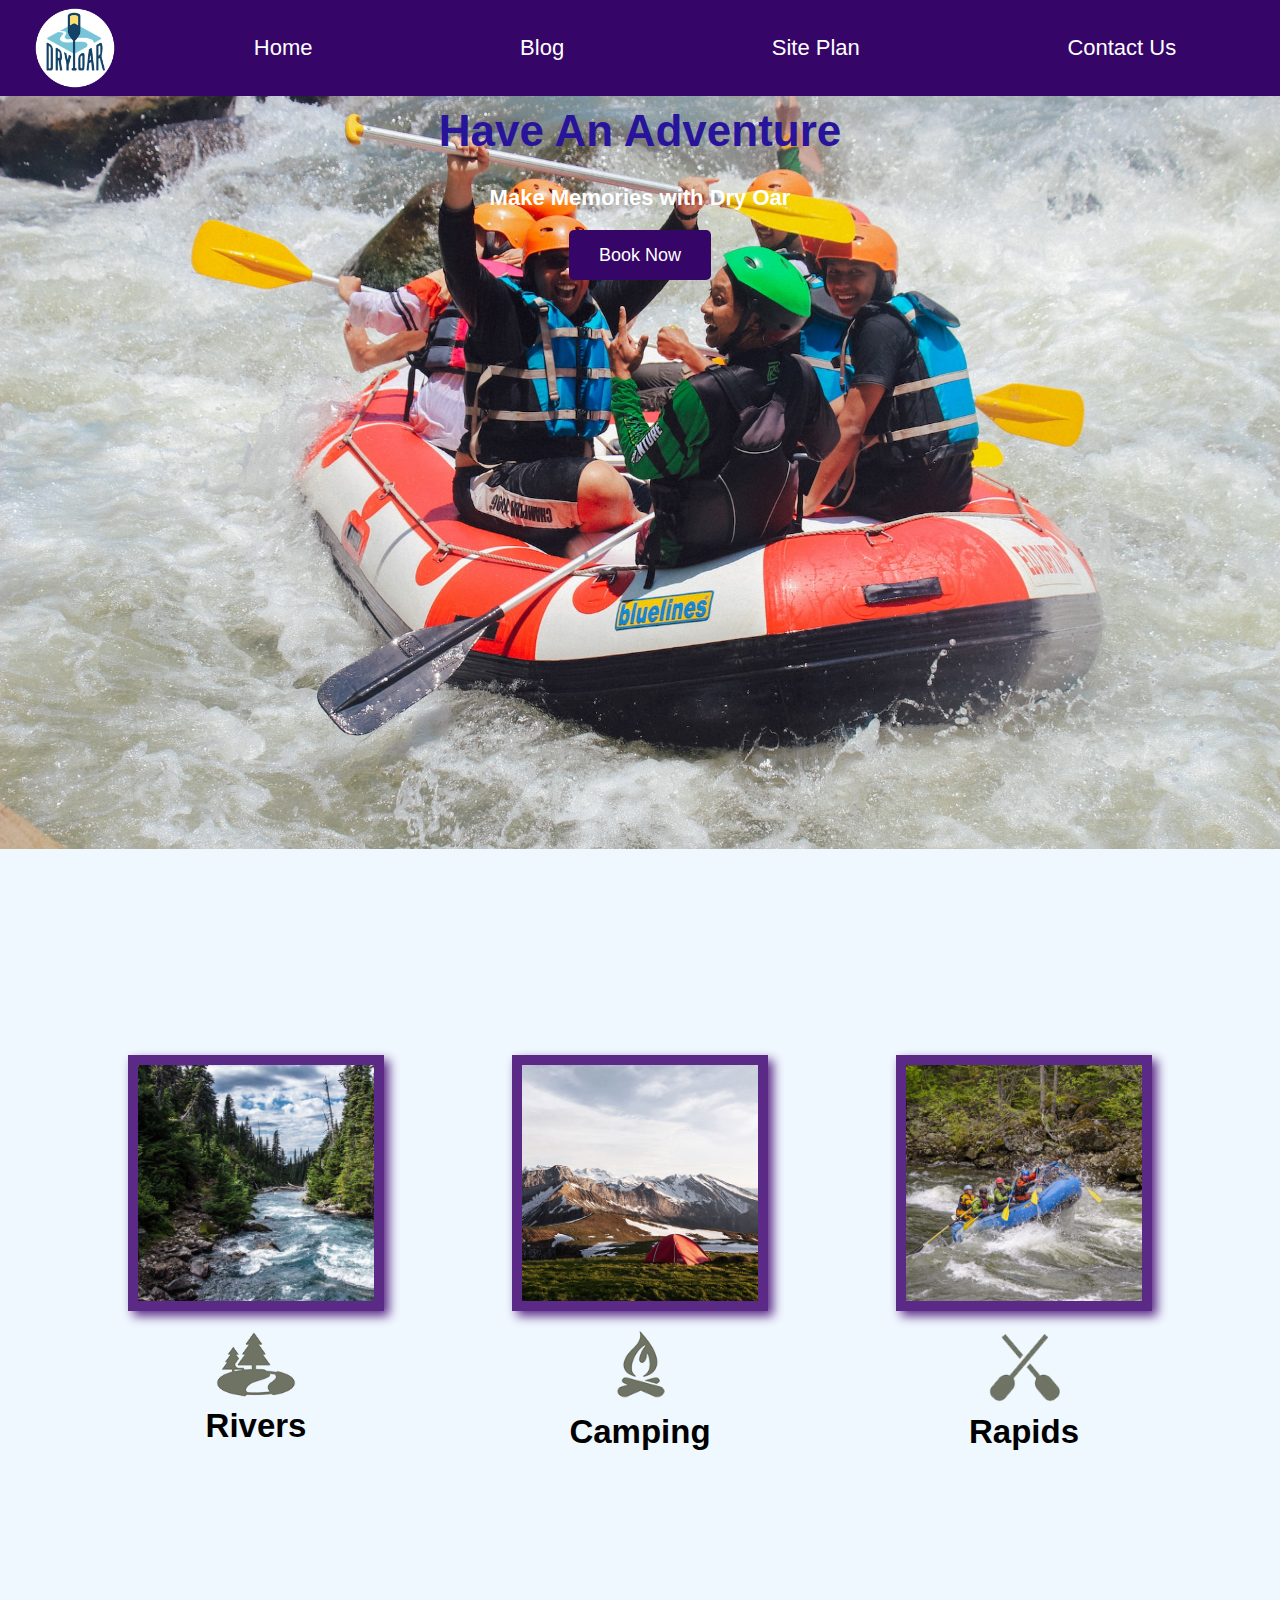
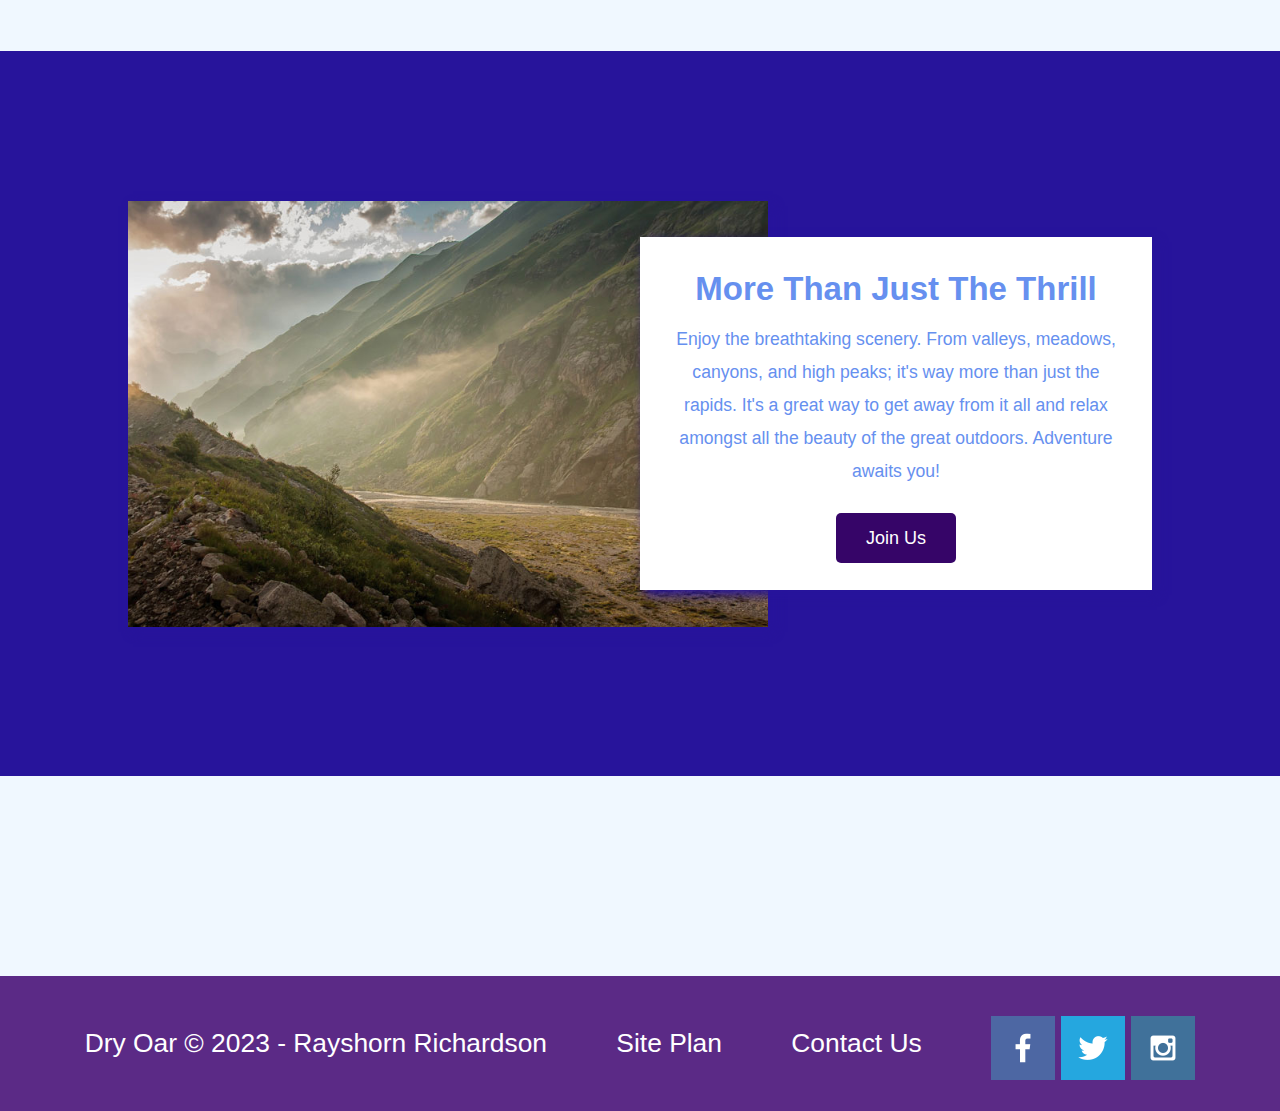
<file: wwr/index.html>
<!DOCTYPE html>
<html lang="en">
<head>
    <meta charset="UTF-8">
    <meta http-equiv="X-UA-Compatible" content="IE=edge">
    <meta name="viewport" content="width=device-width, initial-scale=1.0">
    <link rel="stylesheet" href="styles/style.css">
    <title>Whitewater Rafting Vacations | Dry Oar Boating | Home</title>
</head>
<body>
    <div id="content">
        <header>
            <a id="logo_link" href="index.html">
                <img class="logo" src="images/dryoarlogo.png" alt="Dry Oar Logo">
            </a>
            <nav>
                <a href="index.html">Home</a>
                <a href="blog.html">Blog</a>
                <a href="site-plan-rafting.html">Site Plan</a>
                <a href="contactus.html">Contact Us</a>
            </nav>
        </header>
        <div id="hero">
            <div id="hero-box">
                <img id="hero-img" src="images/hero1.jpg" alt="People enjoying white water rafting">
            </div>
            <section id="hero-msg">
                <h1 class="home-title">Have An Adventure</h1>
                <h4>Make Memories with Dry Oar </h4>
                <div class='button-box'>
                    <a class='book' href="contactus.html">Book Now</a>
                </div>
            </section>
        </div>
        <main class="home-grid">
            <section class="rivers-card">
                <img class="card-img" src="images/rivers.jpg" alt="river in forest">
                <img class="icon" src="images/river_icon.png" alt="river icon">
                <h2>Rivers</h2>
            </section>
            <section class="camping-card">
                <img class="card-img" src="images/camping.jpg" alt="tent in mountains">
                <img class="icon" src="images/fire_icon.png" alt="fire icon">
                <h2>Camping</h2>
            </section>
            <section class="rapids-card">
                <img class="card-img" src="images/rapids.jpg" alt="rafting boat">
                <img class="icon" src="images/oars.png" alt="oars icon">
                <h2>Rapids</h2>
            </section>
            <div id="background"></div>
            <img class="mountains" src="images/mountains.jpg" alt="Misty mountains">
            <section class="msg">
                <h2>More Than Just The Thrill</h2>
                <p>Enjoy the breathtaking scenery. From valleys, meadows, canyons, and high peaks; it's way more than just the rapids. 
                    It's a great way to get away from it all and relax amongst all the beauty of the great outdoors. Adventure awaits you! </p>
                <a class='join' href="rivers.html">Join Us</a>
            </section>    
        </main>
        <footer>
            <p>Dry Oar &copy; 2023 - Rayshorn Richardson</p>
            <p><a href="site-plan-rafting.html">Site Plan</a></p>
            <p><a href="contactus.html">Contact Us</a></p>
            <div class="social">
                <a href="https://facebook.com" target="_blank">
                    <img src="images/facebook.png" alt="fb icon">
                </a>
                <a href="https://twitter.com" target="_blank">
                    <img src="images/twitter.png" alt="twitter icon">
                </a>
                <a href="https://instagram.com" target="_blank">
                    <img src="images/instagram.png" alt="instagram icon">
                </a>
            </div>
        </footer>
    </div>
</body>
</html>
</file>
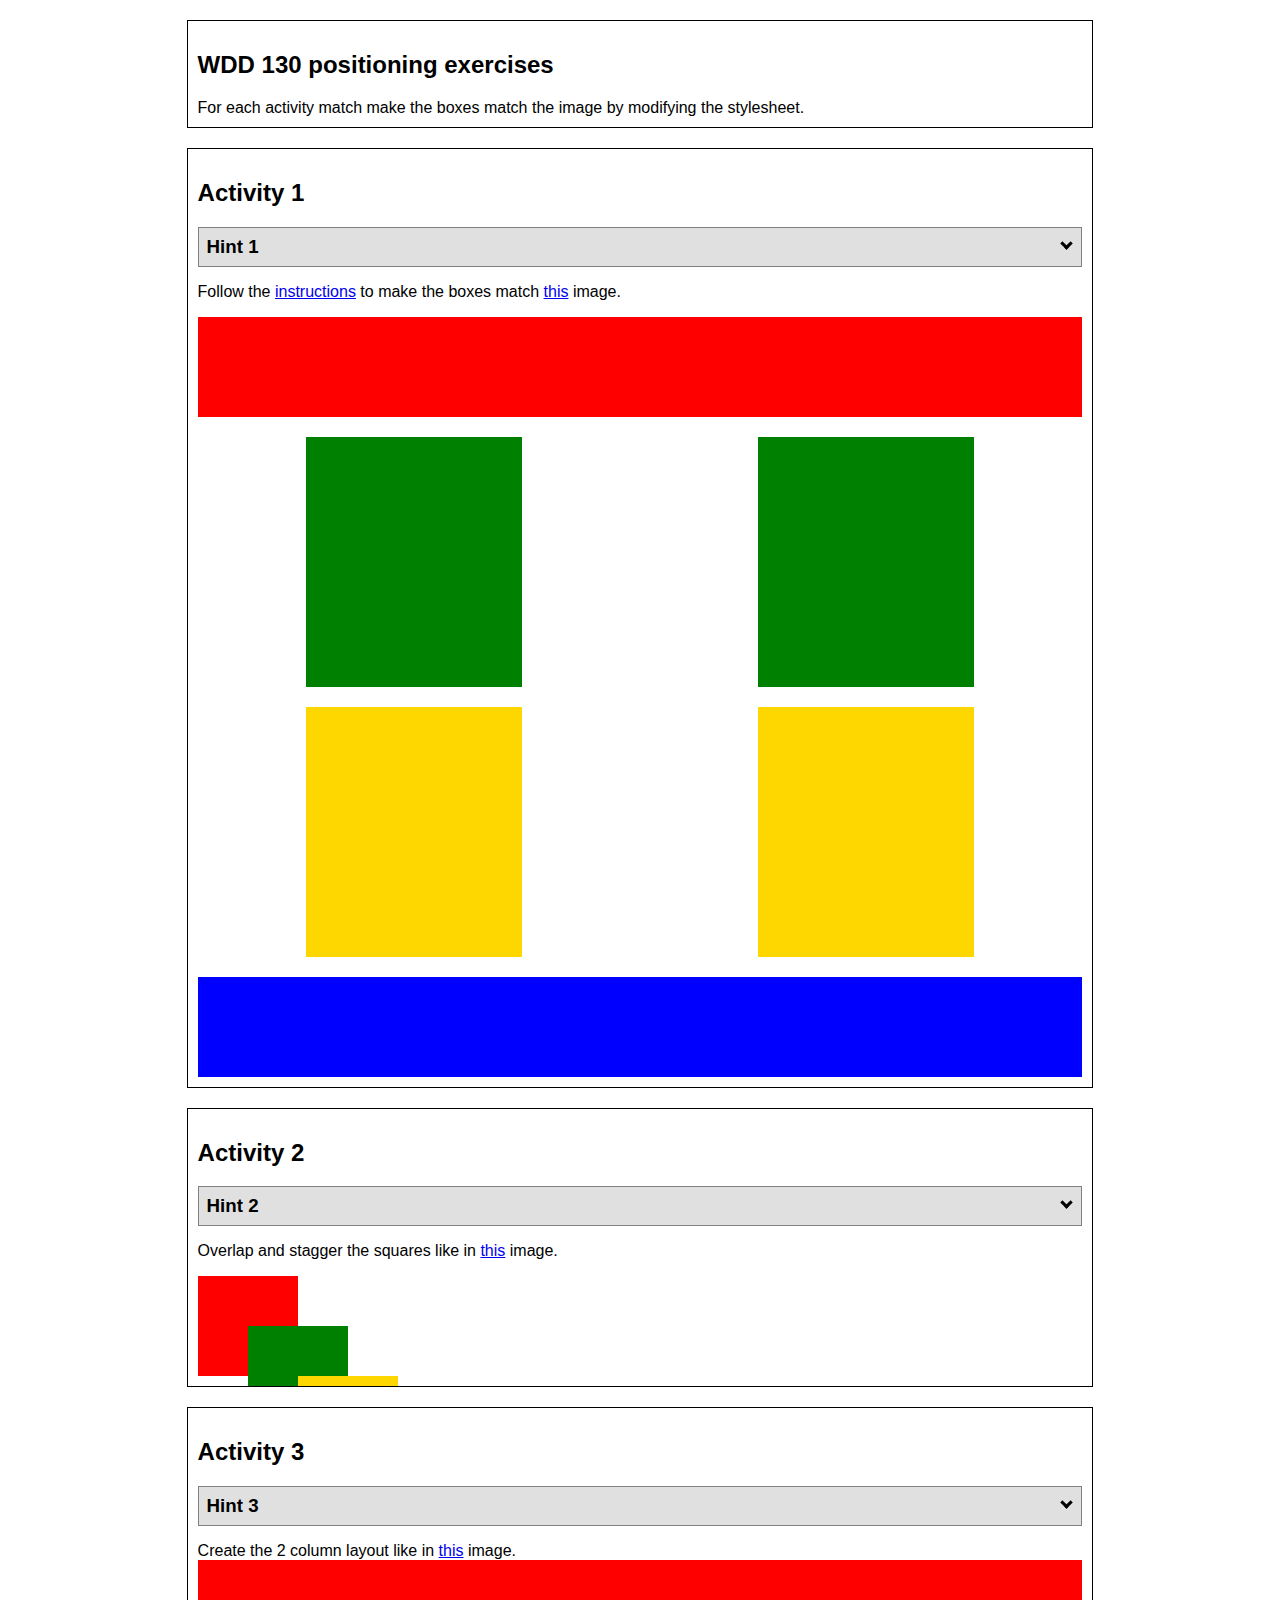
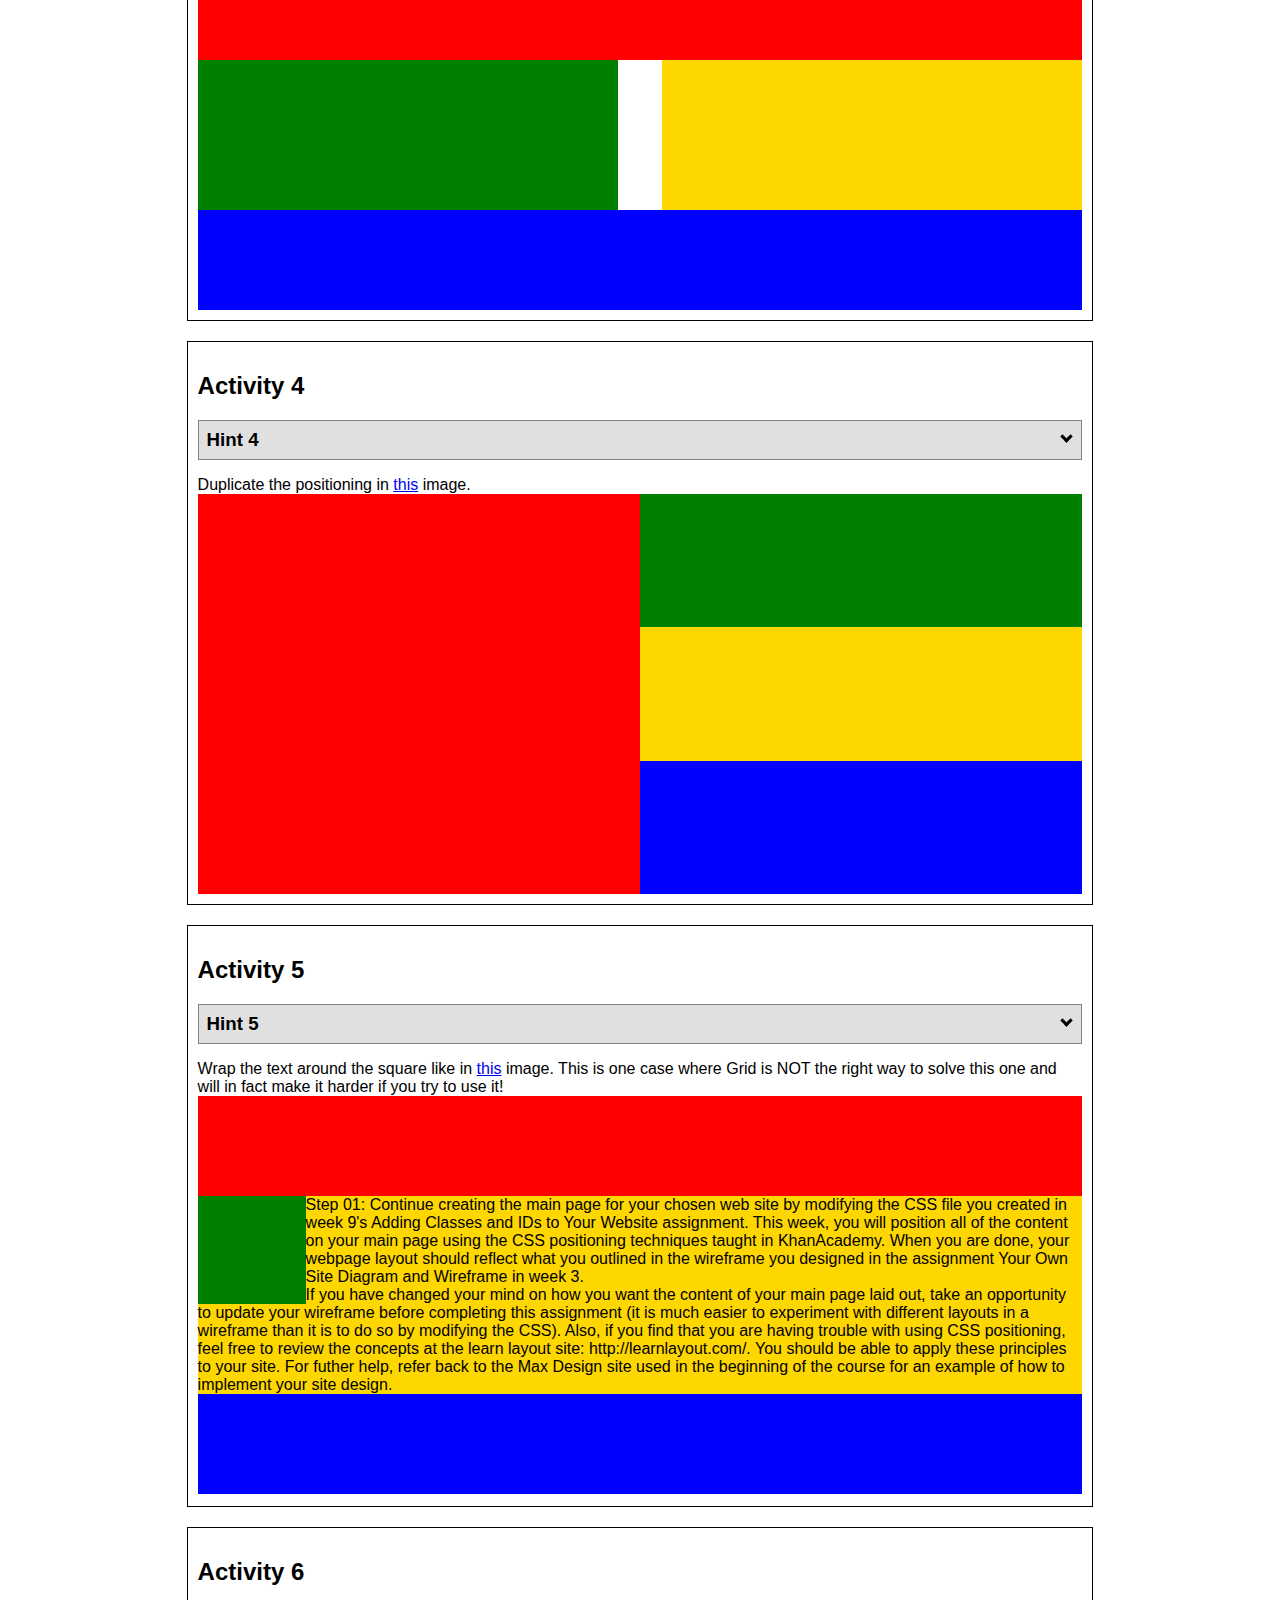
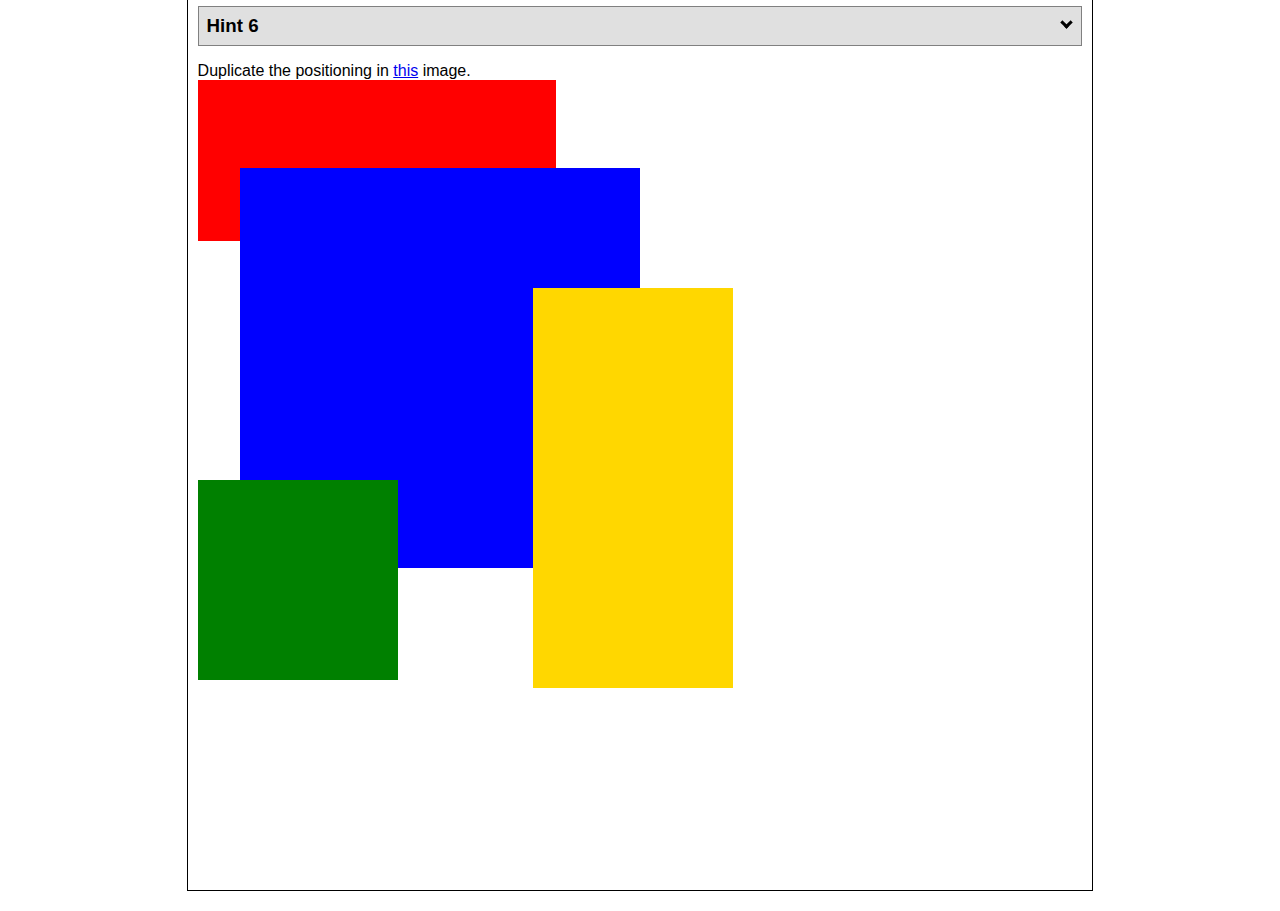
<file: positioning.html>
<!DOCTYPE html>
<html lang="en">
  <head>
    <!-- HTML - Name: positioning.html -->
    <title>Positioning Activity</title>
    <link rel="stylesheet" type="text/css" href="positionstyles.css" />
  </head>
  <body>
    <div class="activity">
      <h2>WDD 130 positioning exercises</h2>
      For each activity match make the boxes match the image by modifying the stylesheet.</div>
    <div class="activity">
      <h2>Activity 1</h2>
      <section class="hint"><input type="checkbox" ><i></i> <h3>Hint 1</h3><div><p>Check out the <a href="https://byui-wdd.github.io/wdd130/activities/w06-css-positioning.html" target="_blank">activity instructions</a> in Ilearn!</p></div></section>
      <p>Follow the <a href="https://byui-wdd.github.io/wdd130/activities/w06-css-positioning.html" target="_blank">instructions</a> to make the boxes match  <a href="https://byui-wdd.github.io/wdd130/images/example1.png" target="_blank">this</a> image.</p>
      <div class="content1" >
        <div class="red1" ></div>
        <div class="green1" ></div>
        <div class="green1" ></div>
        <div class="yellow1"></div>
        <div class="yellow1"></div>
        <div class="blue1"></div>
      </div>
    </div>
    <div class="activity">
      <h2>Activity 2</h2>
      <section class="hint"><input type="checkbox" > <h3>Hint 2</h3><i></i><div>
      <ul>
      <li>grid-template-columns: 50px 50px 50px 50px 50px </li></ul></div></section>
      <p>Overlap and stagger the squares like in <a href="https://byui-wdd.github.io/wdd130/images/example2.png" target="_blank">this</a> image.</p>
      <div class="content2" >
        <div class="red2" ></div>
        <div class="green2" ></div>
        <div class="yellow2"></div>
        <div class="blue2"></div>
      </div>
    </div>
    <div class="activity">
      <h2>Activity 3</h2>
      <section class="hint"><input type="checkbox" > <h3>Hint 3</h3><i></i><div><p>This one is going to be best solved with CSS Grid. Remember to make the boxes the right width first...then start moving them around. </p><h4>Properties used:</h4><ul><li>display:grid;</li><li>grid-template-columns:</li><li>grid-column-gap:</li>
        <li>grid-column:</li>  </ul></div></section>
      Create the 2 column layout like in <a href="https://byui-wdd.github.io/wdd130/images/example3.png" target="_blank">this</a>  image.
      <div class="content3" >
        <div class="red3" ></div>
        <div class="green3" ></div>
        <div class="yellow3"></div>
        <div class="blue3"></div>
      </div>
    </div>
    <div class="activity">
      <h2>Activity 4</h2>
      <section class="hint"><input type="checkbox" > <h3>Hint 4</h3><i></i><div><p>For the others we have been primarily concerned with width. For this one you will need to adjust height as well. </p><h4>Properties used:</h4><ul><li>display:grid;</li><li>grid-template-columns:</li><li>grid-row:</li></ul></div></section>
      Duplicate the positioning in <a href="https://byui-wdd.github.io/wdd130/images/example4.png" target="_blank">this</a> image. 
      <div class="content4" >
        <div class="red4" ></div>
        <div class="green4" ></div>
        <div class="yellow4"></div>
        <div class="blue4"></div>
      </div>
    </div>

    <div class="activity">
      <h2>Activity 5</h2>
      <section class="hint"><input type="checkbox" > <h3>Hint 5</h3><i></i><div><p>Grid is <strong>not</strong> the right way to do this.  In fact there is only one way to really do that...and that is with float. Remember that we float the thing we want the text to wrap around.  Also remember to start by making all the shapes the right size and shape.</p><h4>Properties used:</h4><ul><li>float: left;</li></ul></div></section>
      Wrap the text around the square like in <a href="https://byui-wdd.github.io/wdd130/images/example5.png" target="_blank">this</a> image. This is one case where Grid is NOT the right way to solve this one and will in fact make it harder if you try to use it!
      <div class="content5" >
        <div class="red5" ></div>
        <div class="green5" ></div>
        <div class="yellow5">Step 01: Continue creating the main page for your chosen web site by modifying the CSS file you created in week 9's Adding Classes and IDs to Your Website assignment. This week, you will position all of the content on your main page using the CSS positioning techniques taught in KhanAcademy. When you are done, your webpage layout should reflect what you outlined in the wireframe you designed in the assignment Your Own Site Diagram and Wireframe in week 3. <br />
          If you have changed your mind on how you want the content of your main page laid out, take an opportunity to update your wireframe before completing this assignment (it is much easier to experiment with different layouts in a wireframe than it is to do so by modifying the CSS). Also, if you find that you are having trouble with using CSS positioning, feel free to review the concepts at the learn layout site: http://learnlayout.com/. You should be able to apply these principles to your site. For futher help, refer back to the Max Design site used in the beginning of the course for an example of how to implement your site design.</div>
        <div class="blue5"></div>
      </div>
    </div>
    <div class="activity">
      <h2>Activity 6</h2>
      <section class="hint"><input type="checkbox" > <h3>Hint 6</h3><i></i><div><p>This one is all about visualizing the grid behind the layout. If you are having a hard time doing that first: all the sizes are even multiples of 100, and second here is another example with the lines drawn: <a href="https://byui-wdd.github.io/wdd130/images/example6-hint.png" target="_blank">example 6 with lines</a>. For this one you will find it easiest if you use px for the column width. You can also use <kbd>z-index</kbd> to control the element layering.    </p><h4>Properties used:</h4><ul><li>display:grid;</li><li>grid-template-columns:</li><li>grid-column:</li><li>grid-row:</li><li><a href="https://www.w3schools.com/cssref/pr_pos_z-index.asp" target="_blank">z-index:</a></li></ul></div></section>
      Duplicate the positioning in <a href="https://byui-wdd.github.io/wdd130/images/example6.png" target="_blank">this</a> image.
      <div class="content6" >
        <div class="red6" ></div>
        <div class="green6" ></div>
        <div class="yellow6"></div>
        <div class="blue6"></div>
      </div>
    </div>
  </body>
</html>
</file>
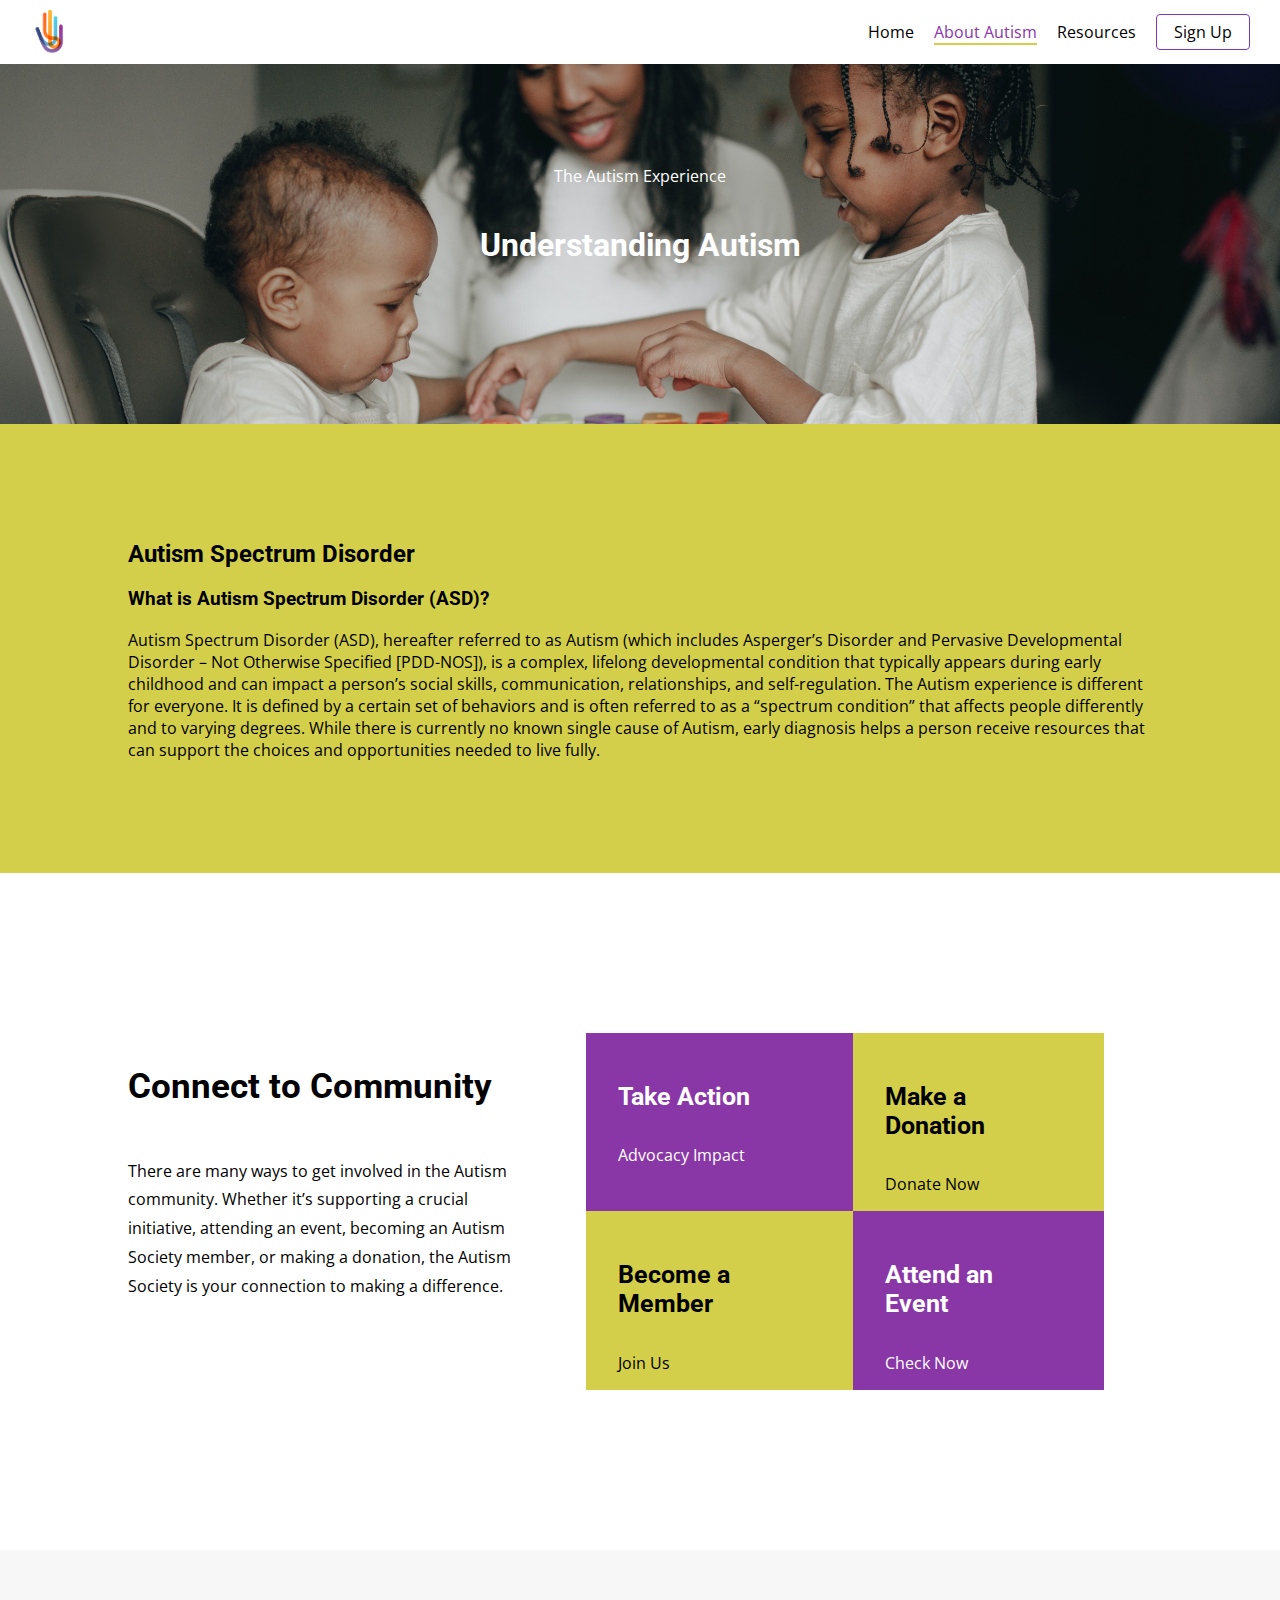
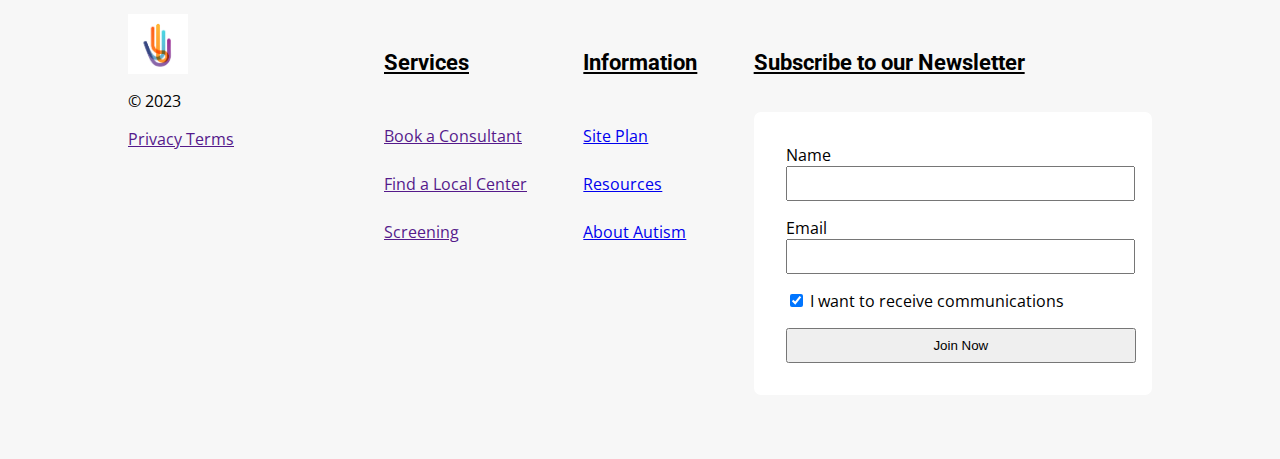
<file: personalsite/aboutautism.html>
<!DOCTYPE html>
<html lang="en">
<head>
    <meta charset="UTF-8">
    <meta http-equiv="X-UA-Compatible" content="IE=edge">
    <meta name="viewport" content="width=device-width, initial-scale=1.0">
    <link rel="stylesheet" href="autismsite.css">
    <title>Autism Website</title>
</head>
<body>
    <header>
        <nav>
            <div>
                <a href="/personalsite/home.html"><img class="logo" src="./autism-logo.png" alt="Autism Site Logo"></a>
            </div>
            <div class="navigation">
                <ul>
                    <li><a href="/personalsite/home.html">Home</a></li>
                    <li><a href="/personalsite/aboutautism.html" class="active">About Autism</a></li>
                    <li><a href="/personalsite/resources.html">Resources</a></li>
                    <li><a href="" class="signup">Sign Up</a></li>
                </ul>
            </div>
        </nav>
    </header>
    <section id="jumbotronAbout">
        <div>
            <p>The Autism Experience</p>
            <h1>Understanding Autism</h1>
        </div>
    </section>
    <main>
        <div class="container">
            <h2>Autism Spectrum Disorder</h2>
            <h3>What is Autism Spectrum Disorder (ASD)?</h3>
            <p>Autism Spectrum Disorder (ASD), hereafter referred to as Autism (which includes Asperger’s Disorder and Pervasive Developmental Disorder – Not Otherwise Specified [PDD-NOS]), is a complex, lifelong developmental condition that typically appears during early childhood and can impact a person’s social skills, communication, relationships, and self-regulation. The Autism experience is different for everyone. It is defined by a certain set of behaviors and is often referred to as a “spectrum condition” that affects people differently and to varying degrees.
                While there is currently no known single cause of Autism, early diagnosis helps a person receive resources that can support the choices and opportunities needed to live fully.</p>
        </div>
    </main>
    <div class="footerCentral">
        <div>
            <h3>Connect to Community</h3>
            <p>There are many ways to get involved in the Autism community. 
                Whether it’s supporting a crucial initiative, attending an event, 
                becoming an Autism Society member, or making a donation, the Autism 
                Society is your connection to making a difference.</p>
        </div>
        <div class="footerGridItems">
            <div class="itemOdds">
                <h4>Take Action</h4>
                <a href="">Advocacy Impact</a>
            </div>
            <div class="itemEvens">
                <h4>Make a Donation</h4>
                <a href="">Donate Now</a>
            </div>
            <div class="itemEvens">
                <h4>Become a Member</h4>
                <a href="">Join Us</a>
            </div>
            <div class="itemOdds">
                <h4>Attend an Event</h4>
                <a href="">Check Now</a>
            </div>
        </div>
    </div>
    <div class="footerbackground">
        <footer>
            <div>
                <a href="/personalsite/home.html"><img class="logo" src="./autism-logo.png" alt="Autism Site Logo"></a>
                <p>&copy; 2023</p>
                <p><a href="">Privacy Terms</a></p>
            </div>
            <div id="footer-menus">
                <div>
                    <h5>Services</h5>
                    <ul>
                        <li><a href="">Book a Consultant</a></li>
                        <li><a href="">Find a Local Center</a></li>
                        <li><a href="">Screening</a></li>
                    </ul>
                </div>
                <div>
                    <h5>Information</h5>
                    <ul>
                        <li><a href="./personalsite-plan.html">Site Plan</a></li>
                        <li><a href="./resources.html">Resources</a></li>
                        <li><a href="./aboutautism.html">About Autism</a></li>
                    </ul>
                </div>
                <div>
                    <h5>Subscribe to our Newsletter</h5>
                    <form>
                        <div>
                            <label for="Name">Name</label>
                            <input type="text" name="Name" id="Name" required>
                        </div>
                        <div>
                            <label for="Email">Email</label>
                            <input type="text" name="Email" id="Email" pattern="[a-z0-9._%+-]+@[a-z0-9.-]+\.[a-z]{2,}$" required>
                        </div>
                        <div>
                            <label for="Accept">
                            <input type="checkbox" name="Accept" id="Accept" checked="checked" value="1">
                            I want to receive communications</label>
                        </div>
                        <div>
                            <input type="submit" value="Join Now">
                        </div>
                    </form>
                </div>
            </div>
        </footer>
    </div>
</body>
</html>
</file>
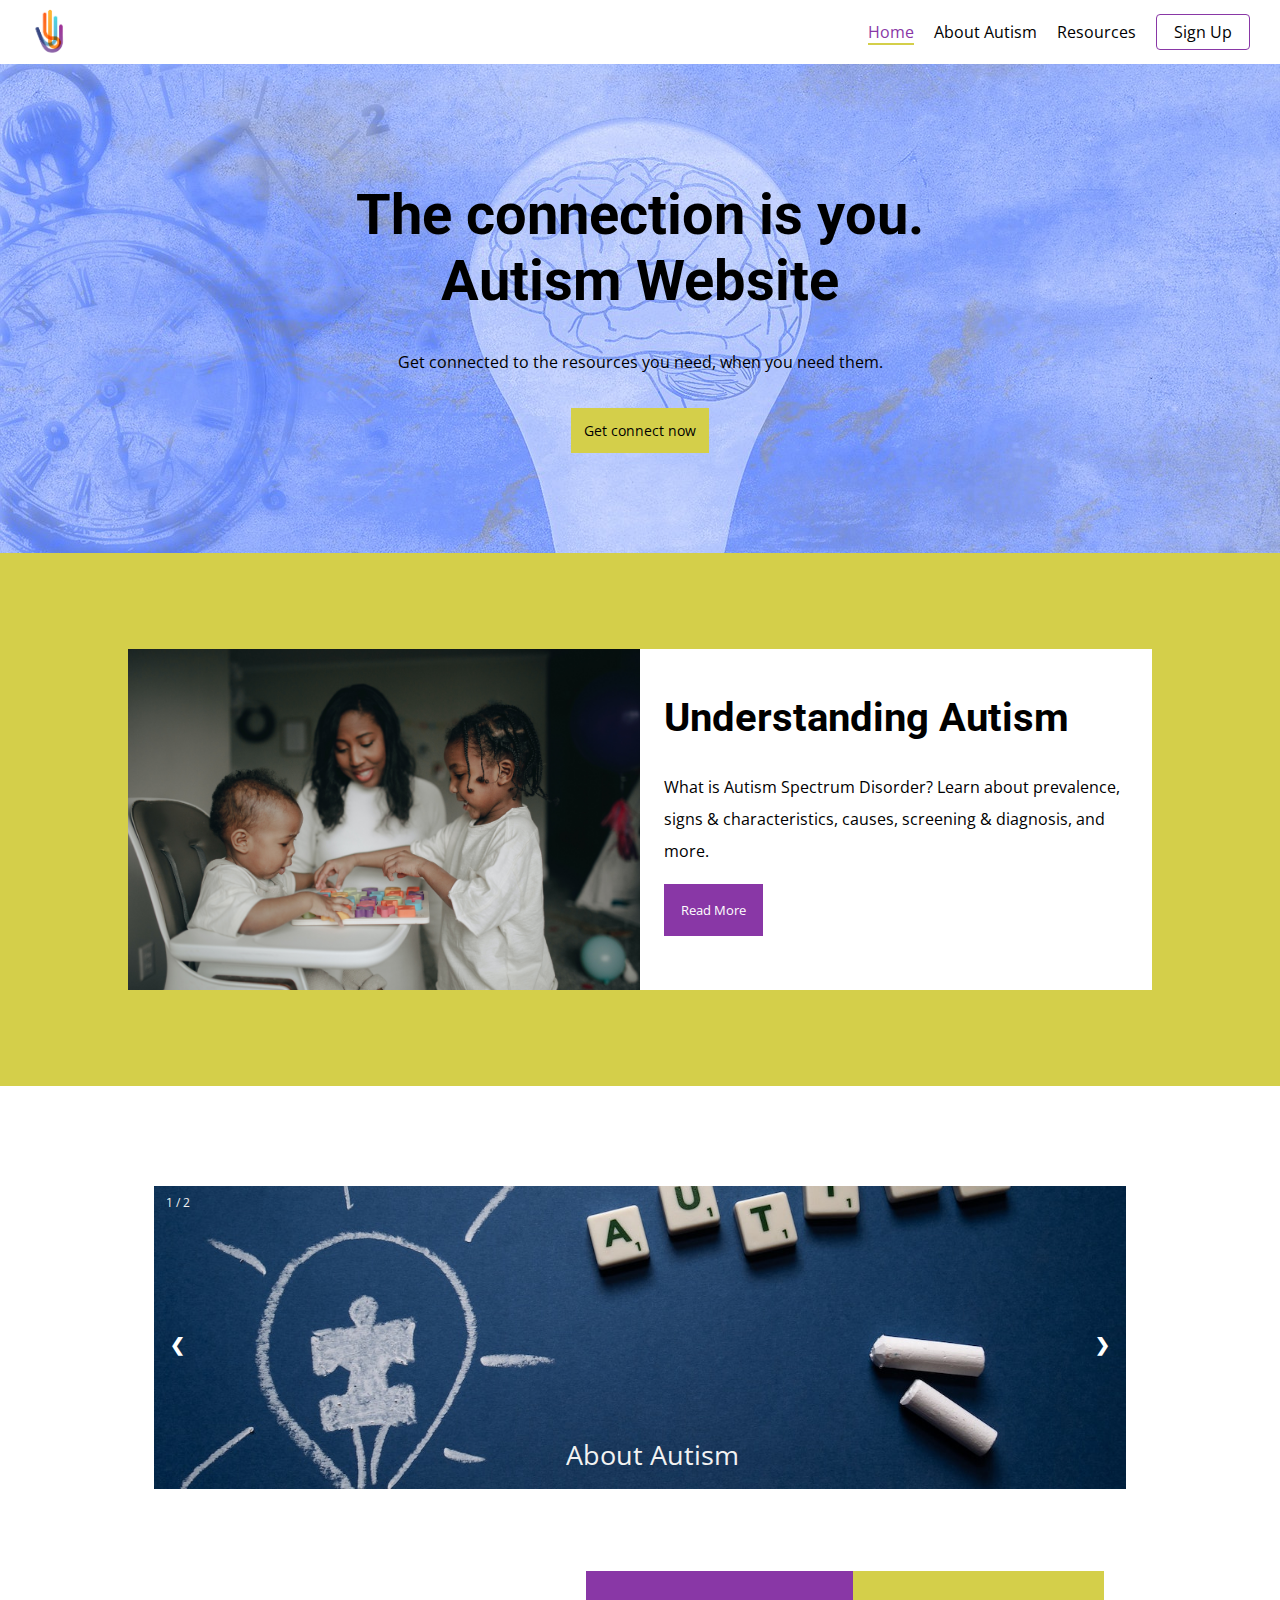
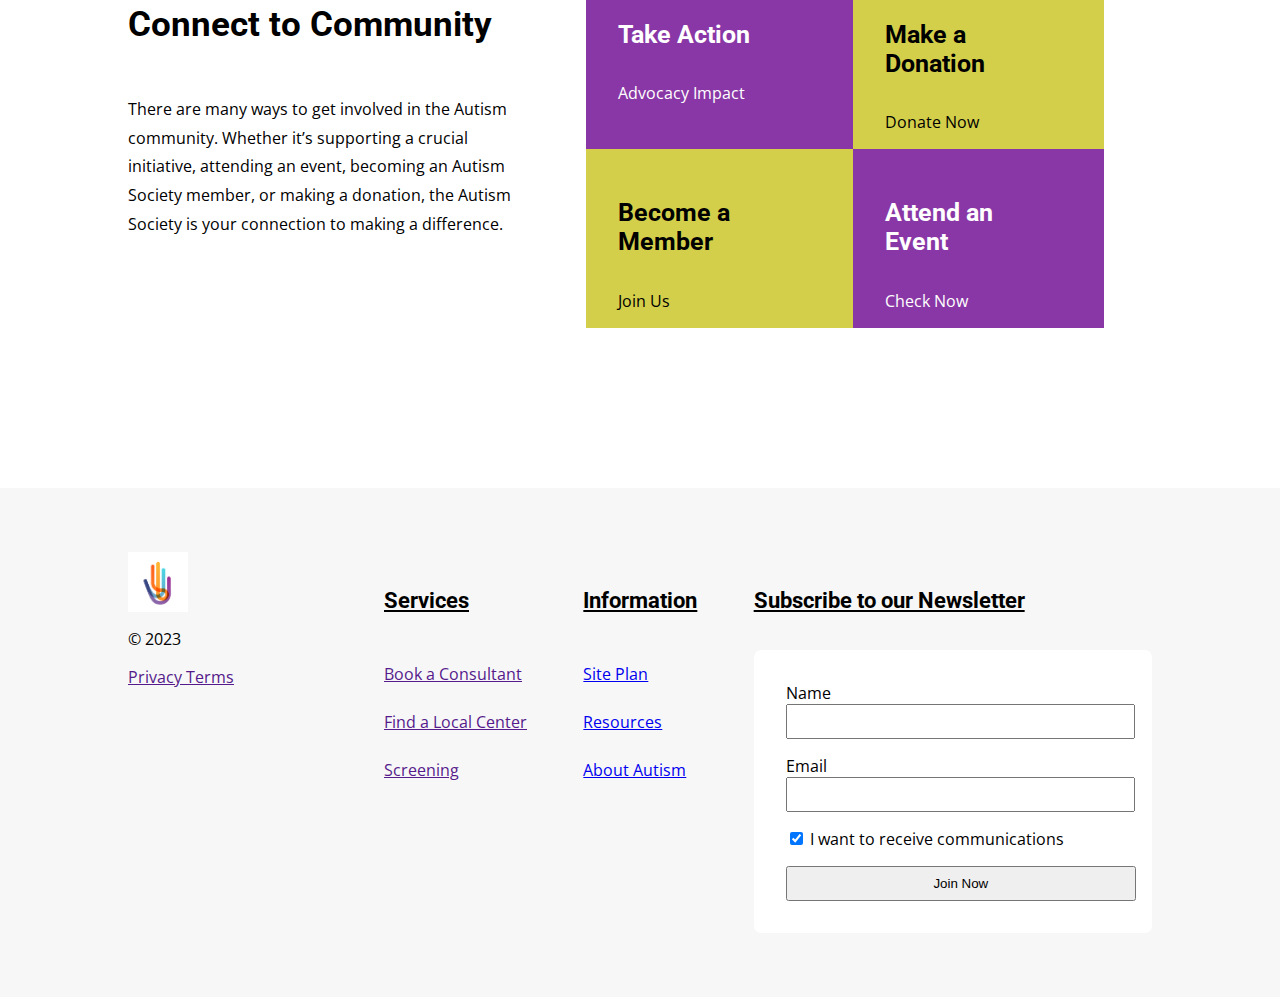
<file: personalsite/home.html>
<!DOCTYPE html>
<html lang="en">
<head>
    <meta charset="UTF-8">
    <meta name="viewport" content="width=device-width, initial-scale=1.0">
    <link rel="stylesheet" href="autismsite.css">
    <title>Autism Website</title>
</head>
<body>
    <header>
        <nav>
            <div>
                <a href="/personalsite/home.html"><img class="logo" src="./autism-logo.png" alt="Autism Site Logo"></a>
            </div>
            <div class="navigation">
                <ul>
                    <li><a href="/personalsite/home.html" class="active">Home</a></li>
                    <li><a href="/personalsite/aboutautism.html">About Autism</a></li>
                    <li><a href="/personalsite/resources.html">Resources</a></li>
                    <li><a href="" class="signup">Sign Up</a></li>
                </ul>
            </div>
        </nav>
    </header>
    <section id="jumbotron">
        <div>
            <h1>The connection is you. Autism Website</h1>
            <p>Get connected to the resources you need, when you need them.</p>
            <a href="">Get connect now</a>
        </div>
    </section>
    <main>
        <section id="understandAutism">
            <div>
                <img src="/personalsite/images/pexels-pnw-production-7328448.jpg" alt="Lady with children">
            </div>
            <div class="uaText">
                <h2>Understanding Autism</h2>
                <p>What is Autism Spectrum Disorder? Learn about prevalence, signs & characteristics, 
                    causes, screening & diagnosis, and more.</p>
                <a href="">Read More</a>
            </div>
        </section>
    </main>
    <div class="slideshow-container">

        <div class="mySlides fade">
            <a href="aboutautism.html">
                <div class="numbertext">1 / 2</div>
                <img src="images/pexels-polina-kovaleva-8709147.jpg" style="width:100%" alt="slide1">
                <div class="text">About Autism</div>
            </a>
        </div>
        
        <div class="mySlides fade">
            <a href="resources.html">
                <div class="numbertext">2 / 2</div>
                <img src="images/pexels-polina-kovaleva-8709512.jpg" style="width:100%" alt="slide2">
                <div class="text">Resources</div>
            </a>
        </div>
<!--         
        <div class="mySlides fade">
          <div class="numbertext">3 / 3</div>
          <img src="images/pexels-polina-kovaleva-8709218.jpg" style="width:100%">
          <div class="text">Caption Three</div>
        </div> -->
        
        <a class="prev" onclick="plusSlides(-1)">❮</a>
        <a class="next" onclick="plusSlides(1)">❯</a>
        
    </div>
    <br>

    <div class="footerCentral">
        <div>
            <h3>Connect to Community</h3>
            <p>There are many ways to get involved in the Autism community. 
                Whether it’s supporting a crucial initiative, attending an event, 
                becoming an Autism Society member, or making a donation, the Autism 
                Society is your connection to making a difference.</p>
        </div>
        <div class="footerGridItems">
            <div class="itemOdds">
                <h4>Take Action</h4>
                <a href="">Advocacy Impact</a>
            </div>
            <div class="itemEvens">
                <h4>Make a Donation</h4>
                <a href="">Donate Now</a>
            </div>
            <div class="itemEvens">
                <h4>Become a Member</h4>
                <a href="">Join Us</a>
            </div>
            <div class="itemOdds">
                <h4>Attend an Event</h4>
                <a href="">Check Now</a>
            </div>
        </div>
    </div>
    <div class="footerbackground">
        <footer>
            <div>
                <a href="/personalsite/home.html"><img class="logo" src="./autism-logo.png" alt="Autism Site Logo"></a>
                <p>&copy; 2023</p>
                <p><a href="">Privacy Terms</a></p>
            </div>
            <div id="footer-menus">
                <div>
                    <h5>Services</h5>
                    <ul>
                        <li><a href="">Book a Consultant</a></li>
                        <li><a href="">Find a Local Center</a></li>
                        <li><a href="">Screening</a></li>
                    </ul>
                </div>
                <div>
                    <h5>Information</h5>
                    <ul>
                        <li><a href="./personalsite-plan.html">Site Plan</a></li>
                        <li><a href="./resources.html">Resources</a></li>
                        <li><a href="./aboutautism.html">About Autism</a></li>
                    </ul>
                </div>
                <div>
                    <h5>Subscribe to our Newsletter</h5>
                    <form>
                        <div>
                            <label for="Name">Name</label>
                            <input type="text" name="Name" id="Name" required>
                        </div>
                        <div>
                            <label for="Email">Email</label>
                            <input type="text" name="Email" id="Email" pattern="[a-z0-9._%+-]+@[a-z0-9.-]+\.[a-z]{2,}$" required>
                        </div>
                        <div>
                            <label for="Accept">
                            <input type="checkbox" name="Accept" id="Accept" checked="checked" value="1">
                            I want to receive communications</label>
                        </div>
                        <div>
                            <input type="submit" value="Join Now">
                        </div>
                    </form>
                </div>
            </div>
        </footer>
    </div>
    <script src="autismsite.js"></script>
</body>
</html>
</file>
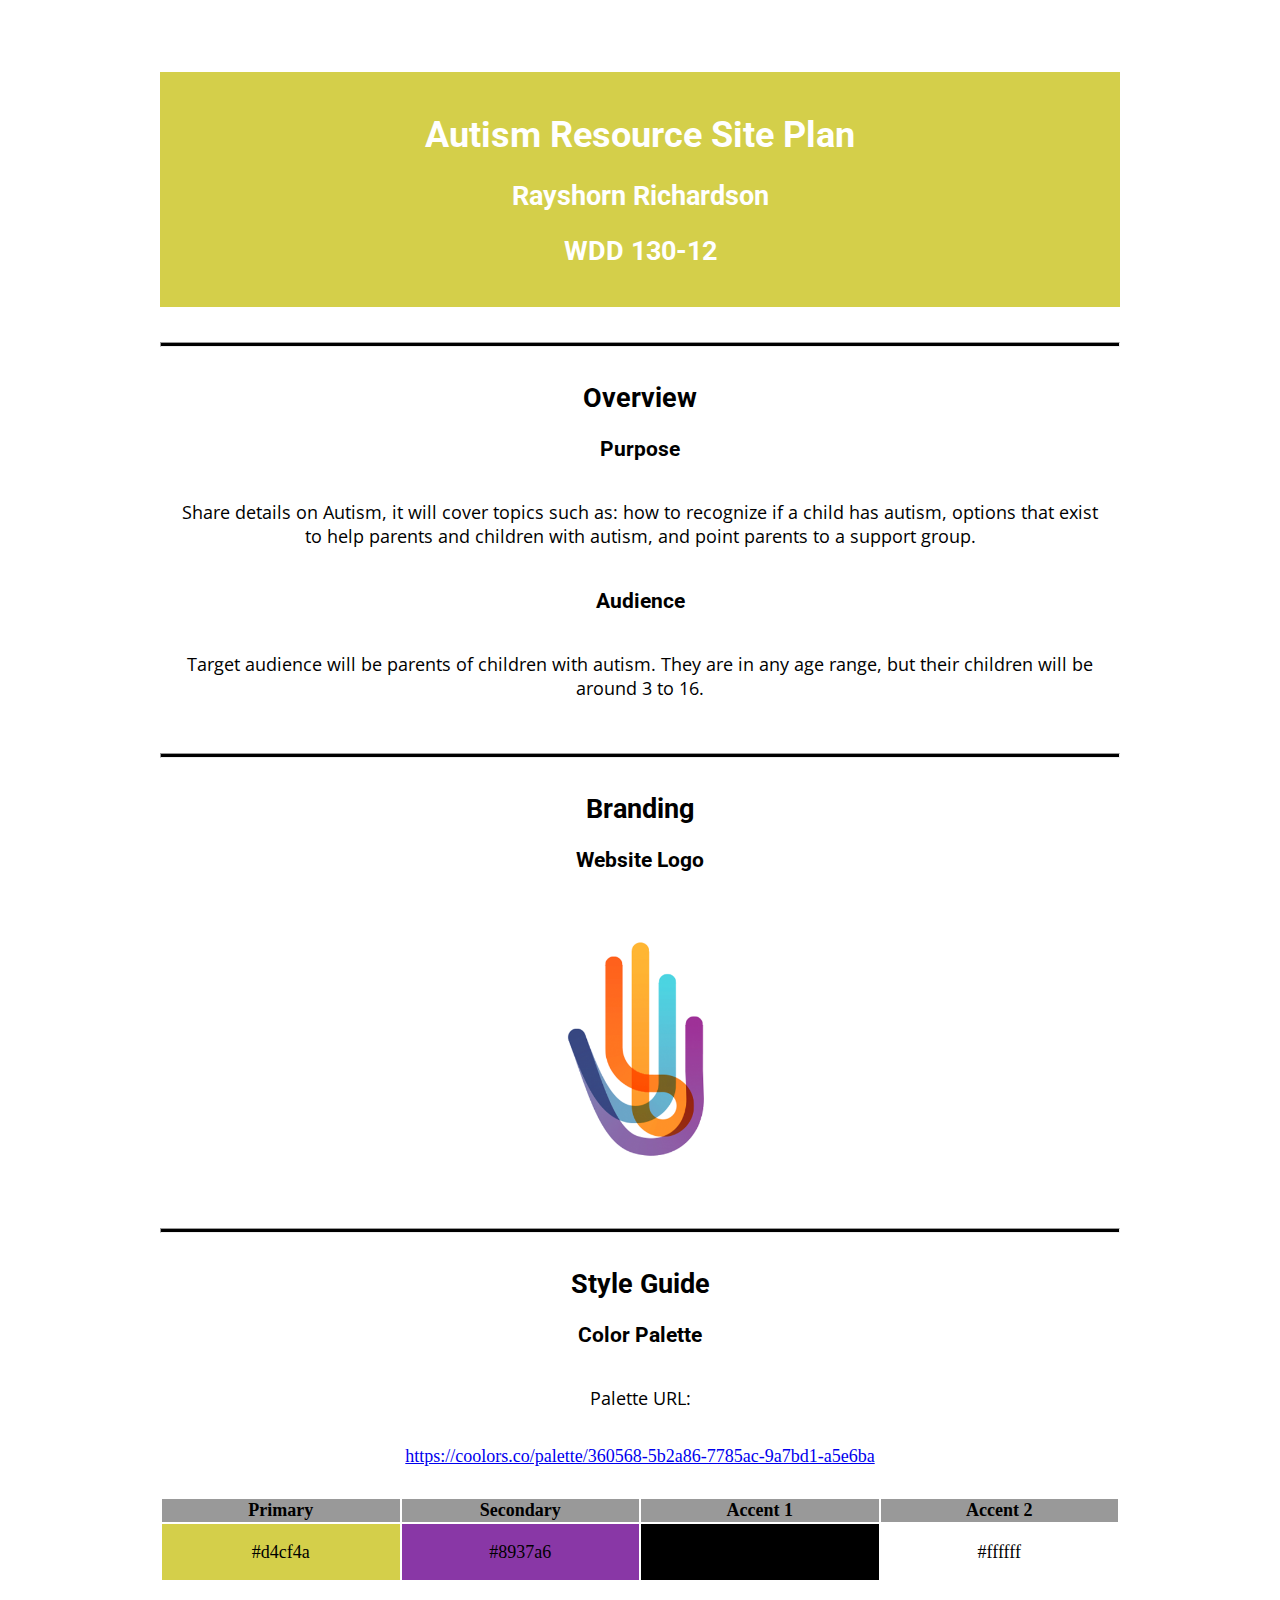
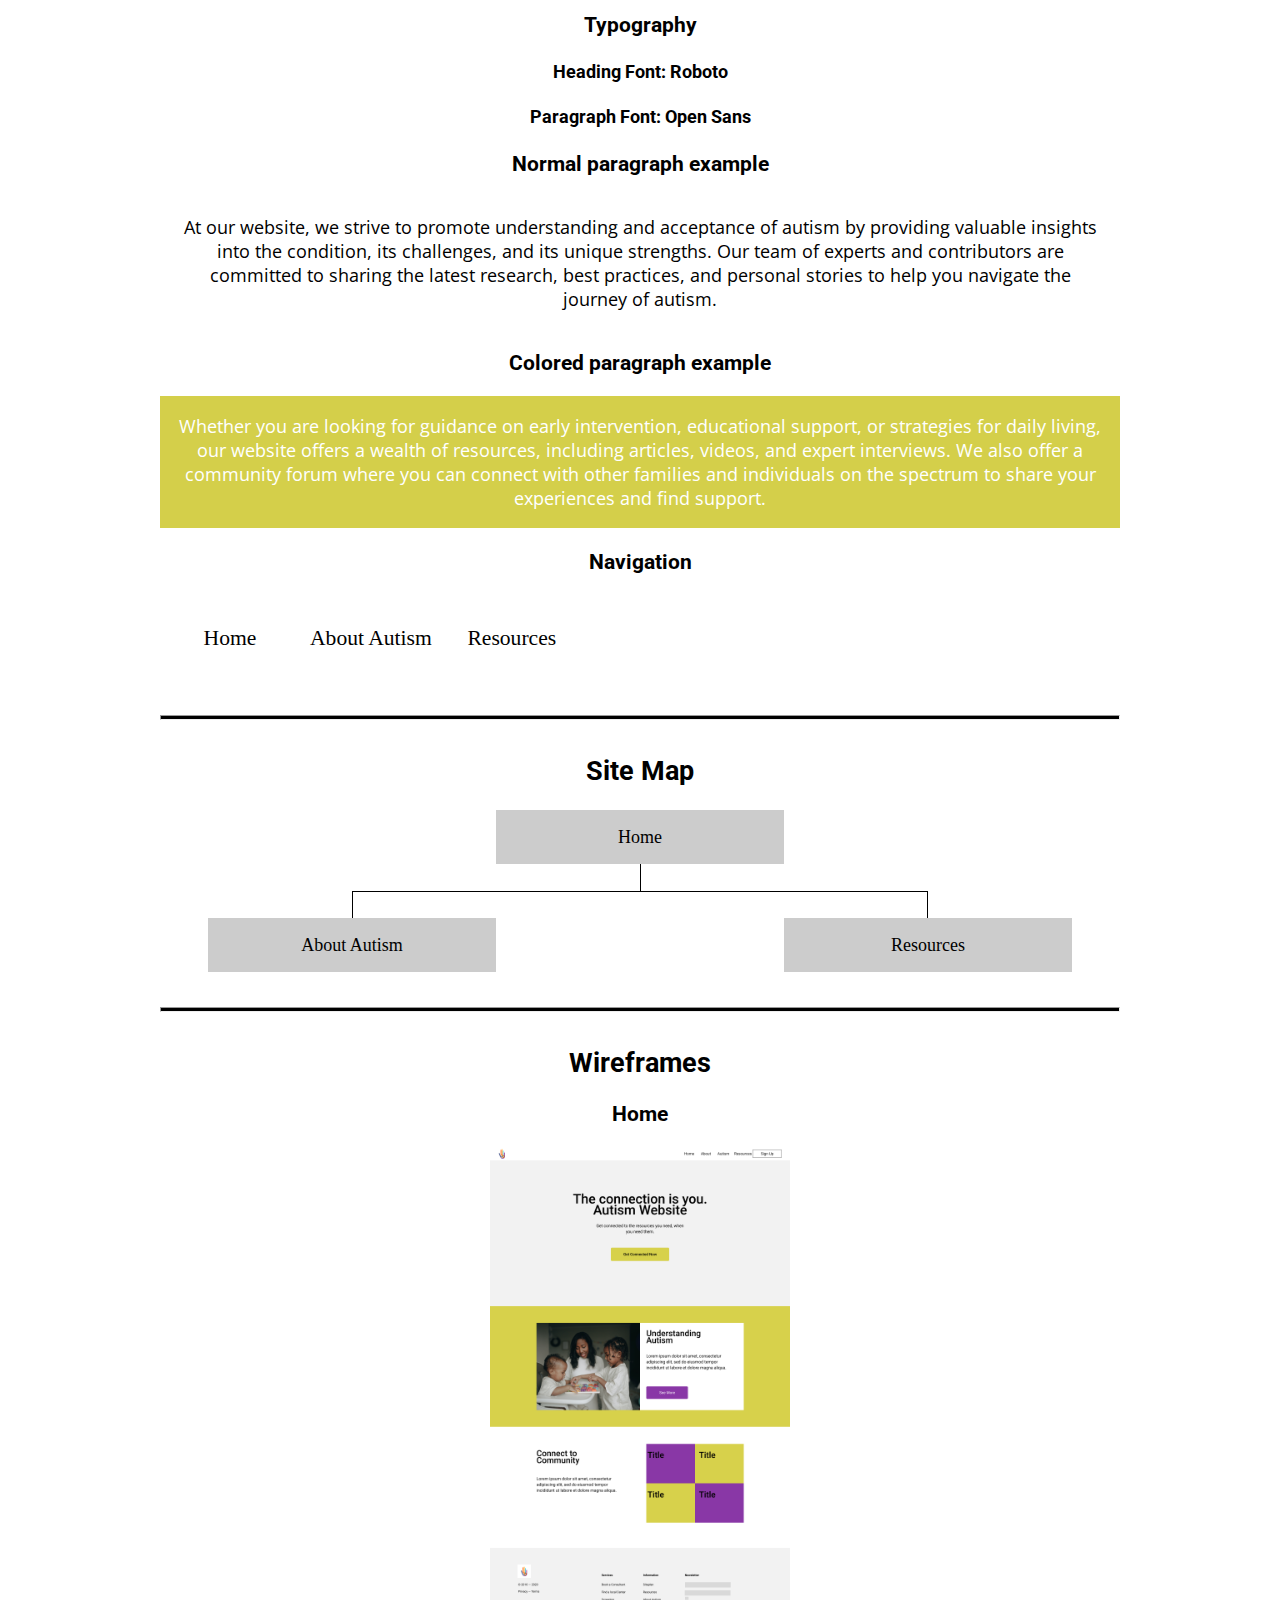
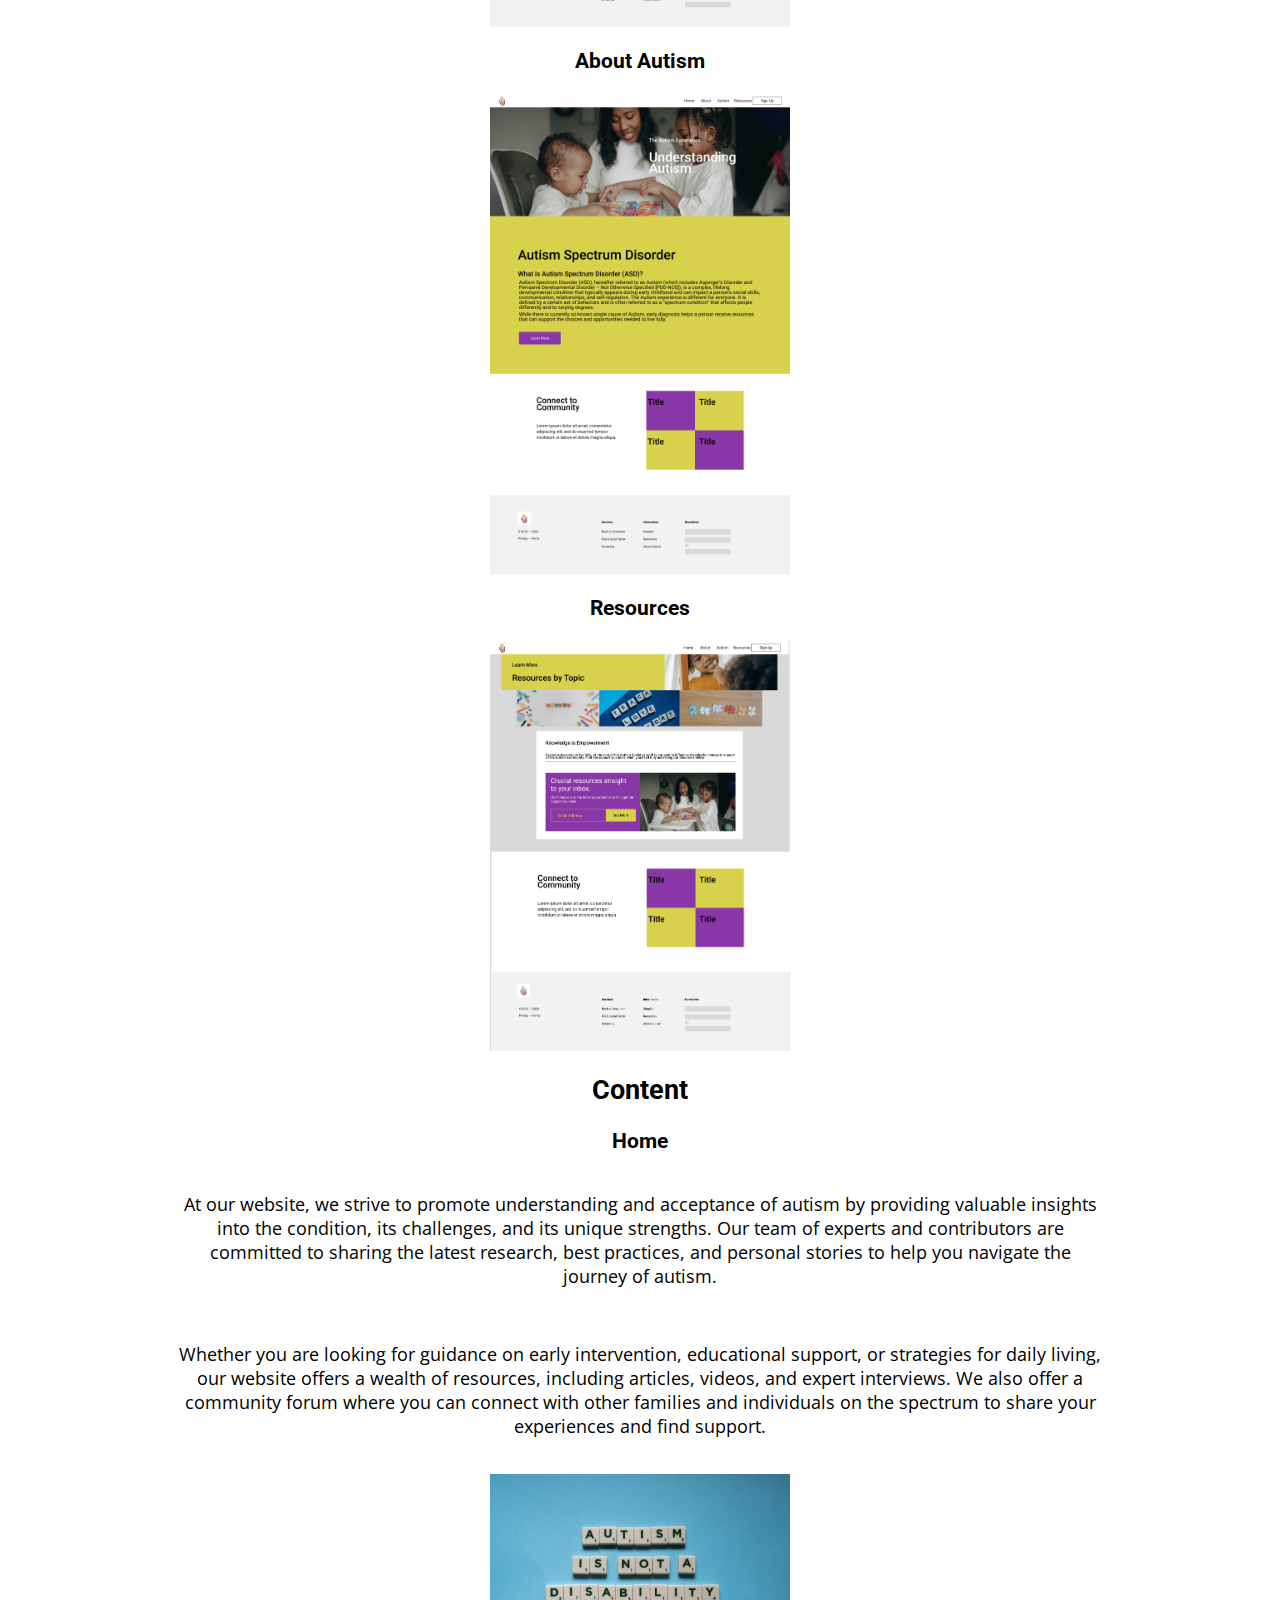
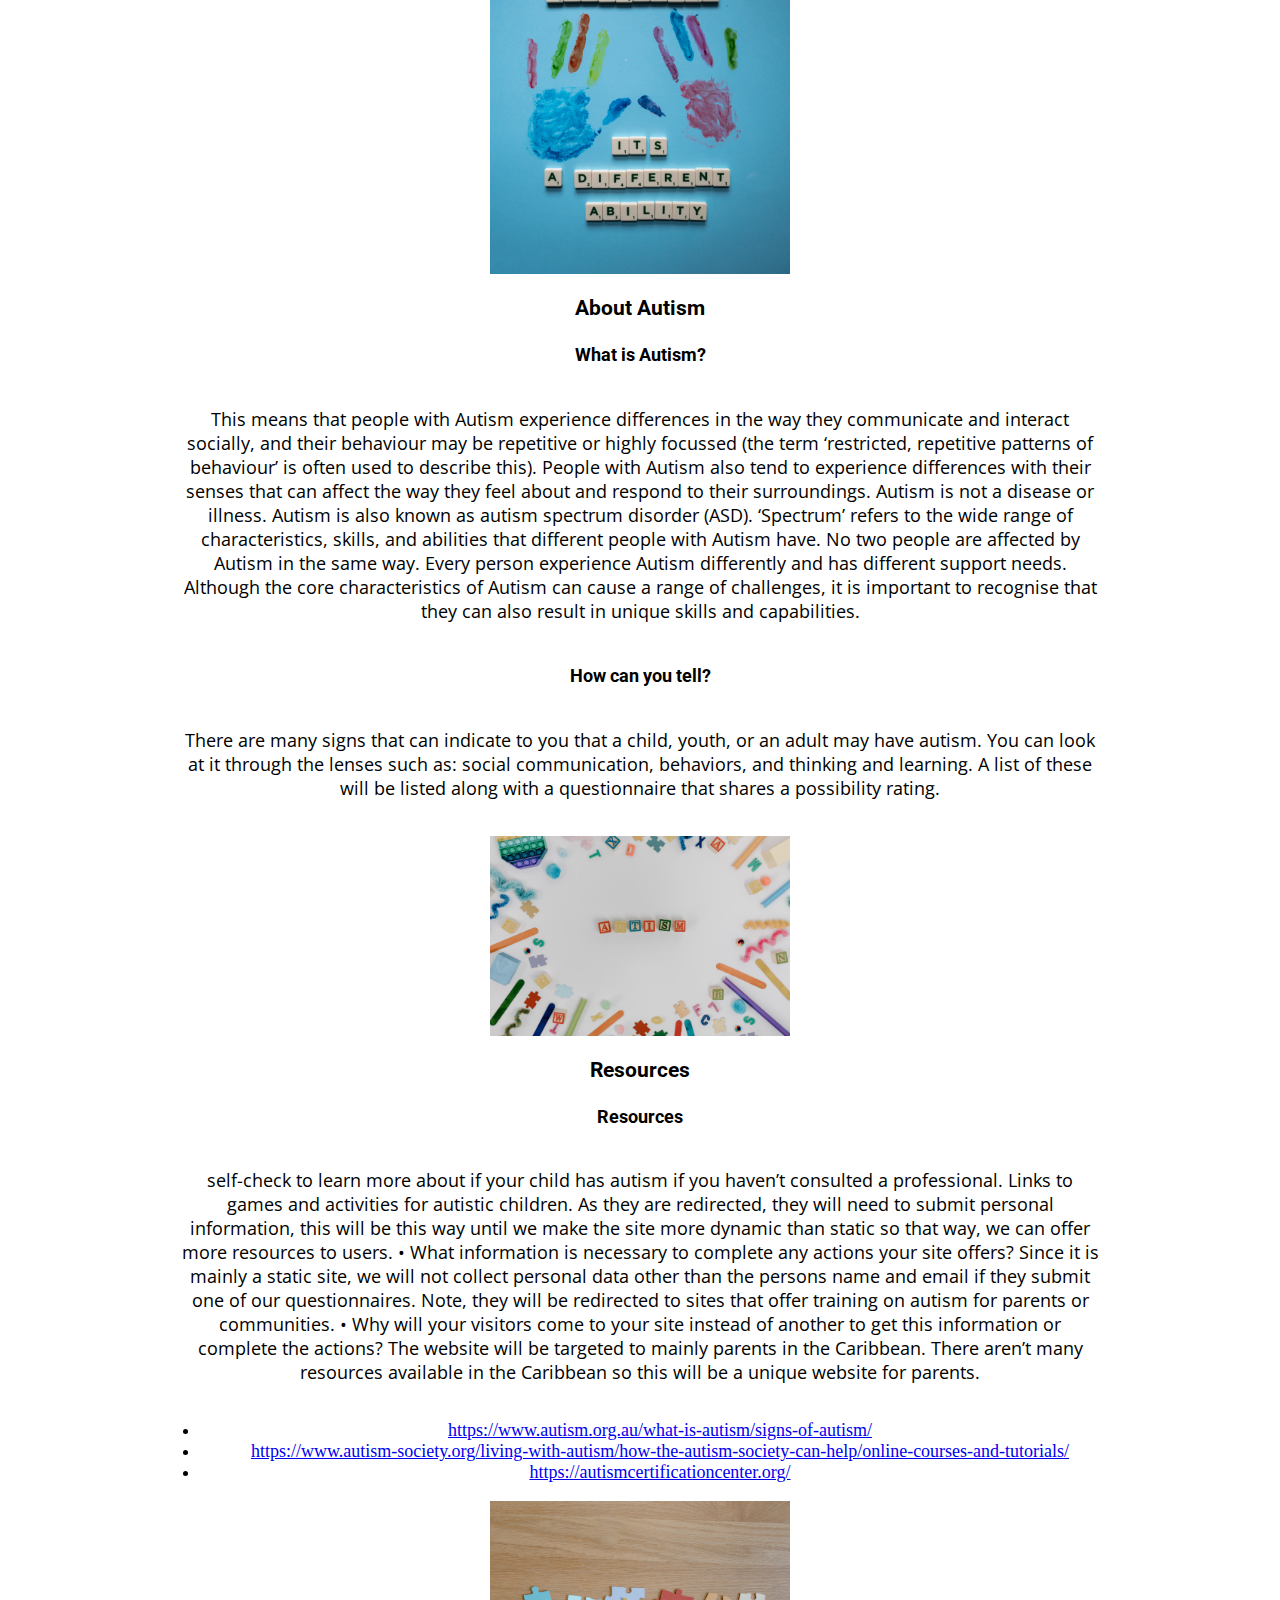
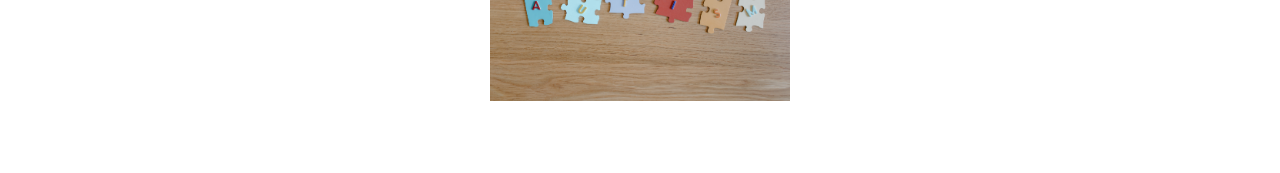
<file: personalsite/personalsite-plan.html>
<!DOCTYPE html>
<html lang="en-us">

<head>
  <meta charset="utf-8" />
  <title>Site Plan</title>
  <link type="text/css" rel="stylesheet" href="personalsite-plan.css" />
</head>

<body>
  <header>
    <h1>Autism Resource Site Plan</h1>
    <h2>Rayshorn Richardson</h2>
    <h2>WDD 130-12</h2>
    <!-- In the header above, add the name of your site, your name and class number. For example if you are in section 3 you would put WDD 130-03 -->
  </header>
  <main>
    <!-- ------------------------Steps 2-5------------------------------ -->
    <hr />
    <h2>Overview</h2>
    <h3>Purpose</h3>
    <p>Share details on Autism, it will cover topics such as: how to recognize if a child has autism, 
      options that exist to help parents and children with autism, and point parents to a support group.</p>
    <!-- change this -->

    <h3>Audience</h3>
    <p>Target audience will be parents of children with autism. They are in any age range, but their children will
      be around 3 to 16.
    </p>
    <!-- change this -->

    <hr />
    <h2>Branding</h2>
    <h3>Website Logo</h3>
    <!-- Replace this with some sort of logo for your site.  A logo can be as simple as the name of your site in a nice font :) -->
    <img src="autism-logo.png" alt="Logo image" />
    <hr />
    <h2>Style Guide</h2>

    <!-- ------------------------Steps 6-9------------------------------ -->

    <h3>Color Palette</h3>
    <!--  The colors you choose for a website are one of the most important decisions you will make. Follow the instructions on the activity in Canvas then return and replace the color codes below with the hex color codes (the 6 digit numbers that show at the bottom of each color) for the colors you have chosen below.  You should have at least 2 colors but do not have to fill in all 4 if you do not need them.  -->

    <!-- Copy and paste the URL to your finished palette below. Replace the href value that is there with yours. Make sure to paste it into both the href value and the content text of the <a> tag -->
    <p>Palette URL:</p>
    <a href="https://coolors.co/palette/360568-5b2a86-7785ac-9a7bd1-a5e6ba"
      target="_blank">https://coolors.co/palette/360568-5b2a86-7785ac-9a7bd1-a5e6ba</a>

    <table class="colors">
      <tr>
        <th>Primary</th>
        <th>Secondary</th>
        <th>Accent 1</th>
        <th>Accent 2</th>
      </tr>
      <!-- Replace the numbers in the boxes below with your hex color codes. Then switch to the site-plan.css file and change your colors there as well. -->
      <tr>
        <td class="primary">#d4cf4a </td>
        <td class="secondary">#8937a6</td>
        <td class="accent1">#000000</td>
        <td class="accent2">#ffffff</td>
      </tr>
    </table>

    <!-- ------------------------Steps 10-12------------------------------ -->

    <h3>Typography</h3>
    <!-- Choose a font for your paragraphs (body copy) and headlines. What font(s) have you chosen? Think also about which of your colors above you might use for background and font colors. -->

    <h4>
      Heading Font: Roboto
      <!-- change this -->
    </h4>
    <h4>
      Paragraph Font: Open Sans
      <!-- change this -->
    </h4>
    <h3>Normal paragraph example</h3>
    <p>
      At our website, we strive to promote understanding and acceptance of autism by providing valuable 
      insights into the condition, its challenges, and its unique strengths. Our team of experts and 
      contributors are committed to sharing the latest research, best practices, and personal stories to 
      help you navigate the journey of autism.
    </p>
    <h3>Colored paragraph example</h3>
    <p class="colored">
      Whether you are looking for guidance on early intervention, educational support, or strategies for 
      daily living, our website offers a wealth of resources, including articles, videos, and expert interviews. 
      We also offer a community forum where you can connect with other families and individuals on the spectrum 
      to share your experiences and find support.
    </p>

    <!-- ------------------------Step 13------------------------------ -->

    <h3>Navigation</h3>
    <!-- Think about how you want your navigation bar to look. In the site-plan.css file change the colors to your colors to get the look you desire. -->
    <nav>
      <a href="#">Home</a>
      <a href="#">About Autism</a>
      <a href="#">Resources</a>
    </nav>
    <hr />
    <h2>Site Map</h2>
    <div class="sitemap">
      <div class="sm-home">Home</div>
      <div class="sm-page2">
        About Autism
        <!-- this page will have a name later -->
      </div>
      <div class="sm-page3">Resources</div>

      <div class="top">&nbsp;</div>
      <div class="left">&nbsp;</div>
      <div class="right">&nbsp;</div>
    </div>
    <hr />
    <h2>Wireframes</h2>
    <!-- Create an additional wireframe for your site. List it here below the Home page wireframe. -->

    <h3>Home</h3>

    <img src="Homepage - Autism Site.png" alt="Home Page wireframe" />

    <h3>About Autism</h3>

    <img src="About Autism - Autism Site.png" alt="About Autism wireframe">

    <h3>Resources</h3>

    <img src="Resources - Autism Site.png" alt="Resources wireframe">

    <h2>Content</h2>
    <!-- Create an additional wireframe for your site. List it here below the Home page wireframe. -->

    <h3>Home</h3>

    <p>At our website, we strive to promote understanding and acceptance of autism by providing valuable 
      insights into the condition, its challenges, and its unique strengths. Our team of experts and 
      contributors are committed to sharing the latest research, best practices, and personal stories to 
      help you navigate the journey of autism.</p>

    <p>Whether you are looking for guidance on early intervention, educational support, or strategies for 
      daily living, our website offers a wealth of resources, including articles, videos, and expert interviews. 
      We also offer a community forum where you can connect with other families and individuals on the spectrum 
      to share your experiences and find support.</p>
    <img src="./images/pexels-polina-kovaleva-8709218.jpg" alt="Autism" />

    <h3>About Autism</h3>

    <h4>What is Autism?</h4>
    <p>
      This means that people with Autism experience differences in the way they communicate and interact socially, 
      and their behaviour may be repetitive or highly focussed (the term ‘restricted, repetitive patterns of behaviour’ 
      is often used to describe this). People with Autism also tend to experience differences with their senses that 
      can affect the way they feel about and respond to their surroundings. Autism is not a disease or illness.
      Autism is also known as autism spectrum disorder (ASD). ‘Spectrum’ refers to the wide range of characteristics, 
      skills, and abilities that different people with Autism have. No two people are affected by Autism in the same way. 
      Every person experience Autism differently and has different support needs. Although the core characteristics of Autism 
      can cause a range of challenges, it is important to recognise that they can also result in unique skills and capabilities.
      </p>

    <h4>How can you tell?</h4>
    <p>There are many signs that can indicate to you that a child, youth, or an adult may have autism. You can look at it through 
      the lenses such as: social communication, behaviors, and thinking and learning. A list of these will be listed along with a 
      questionnaire that shares a possibility rating.</p>
    <img src="./images/pexels-tara-winstead-8385963.jpg" alt="what is autism">

    <h3>Resources</h3>

    <h4>Resources</h4>
    <p>self-check to learn more about if your child has autism if you haven’t consulted a professional. Links to games and activities for autistic children. As they are redirected, they will need to submit personal information, this will be this way until we make the site more dynamic than static so that way, we can offer more resources to users.
      •	What information is necessary to complete any actions your site offers? Since it is mainly a static site, we will not collect personal data other than the persons name and email if they submit one of our questionnaires. Note, they will be redirected to sites that offer training on autism for parents or communities. 
      •	Why will your visitors come to your site instead of another to get this information or complete the actions? The website will be targeted to mainly parents in the Caribbean. There aren’t many resources available in the Caribbean so this will be a unique website for parents.
      </p>
    <ul>
      <li><a href="https://www.autism.org.au/what-is-autism/signs-of-autism/">https://www.autism.org.au/what-is-autism/signs-of-autism/</a></li>
      <li><a href="https://www.autism-society.org/living-with-autism/how-the-autism-society-can-help/online-courses-and-tutorials/">https://www.autism-society.org/living-with-autism/how-the-autism-society-can-help/online-courses-and-tutorials/</a></li>
      <li><a href="https://autismcertificationcenter.org/">https://autismcertificationcenter.org/</a></li>
    </ul>
    
    <img src="./images/pexels-tara-winstead-8386136.jpg" alt="what is autism">
  </main>
</body>

</html>
</file>
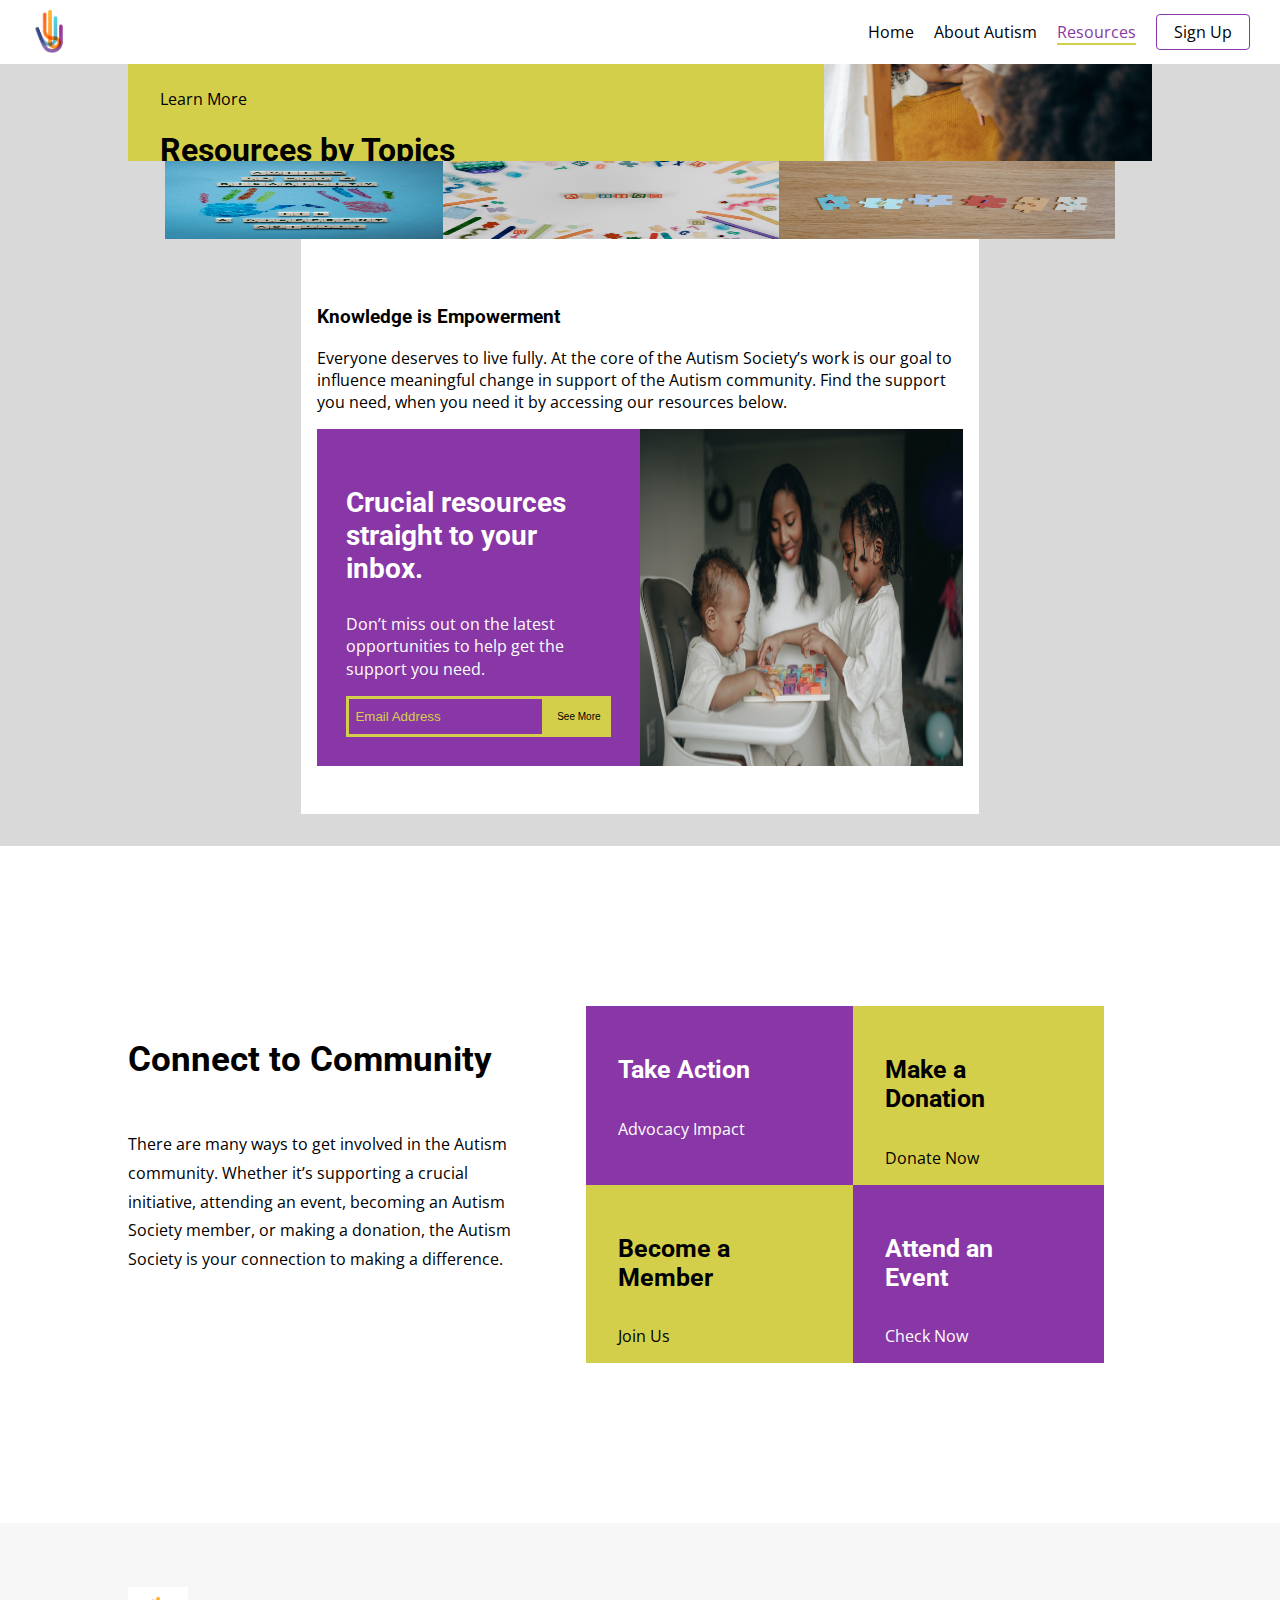
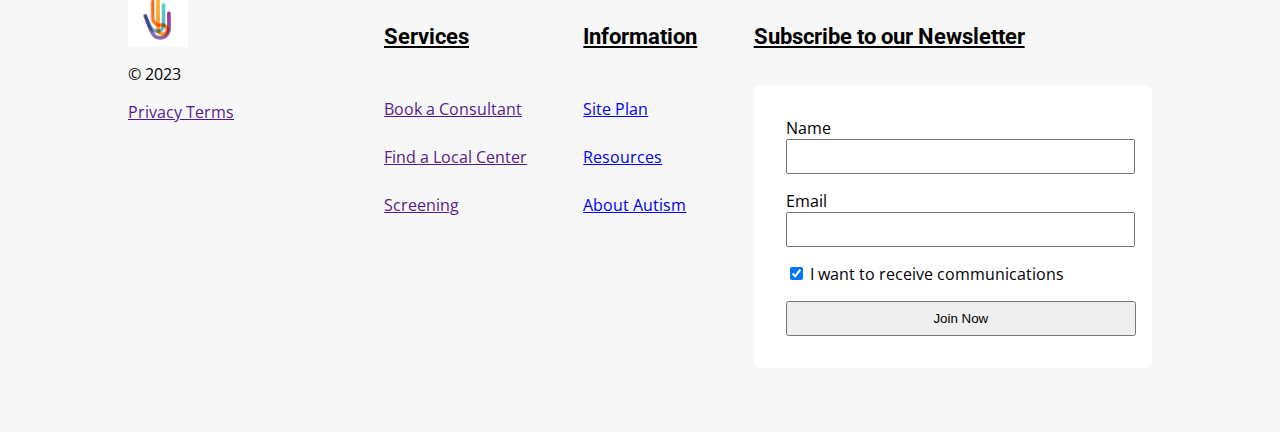
<file: personalsite/resources.html>
<!DOCTYPE html>
<html lang="en">
<head>
    <meta charset="UTF-8">
    <meta http-equiv="X-UA-Compatible" content="IE=edge">
    <meta name="viewport" content="width=device-width, initial-scale=1.0">
    <link rel="stylesheet" href="autismsite.css">
    <title>Autism Website</title>
</head>
<body class="resourcePageBody">
    <header>
        <nav>
            <div>
                <a href="/personalsite/home.html"><img class="logo" src="./autism-logo.png" alt="Autism Site Logo"></a>
            </div>
            <div class="navigation">
                <ul>
                    <li><a href="/personalsite/home.html">Home</a></li>
                    <li><a href="/personalsite/aboutautism.html">About Autism</a></li>
                    <li><a href="/personalsite/resources.html" class="active">Resources</a></li>
                    <li><a href="" class="signup">Sign Up</a></li>
                </ul>
            </div>
        </nav>
    </header>
    <div class="content">
        <div class="bodyGray">
            <section id="jumbotronResource" class="container">
                <div>
                    <p>Learn More</p>
                    <h1>Resources by Topics</h1>
                </div>
            </section>
            <div class="resourceImages">
                <div><img src="./images/pexels-polina-kovaleva-8709218.jpg" alt=""></div>
                <div><img src="./images/pexels-tara-winstead-8385963.jpg" alt=""></div>
                <div><img src="./images/pexels-tara-winstead-8386136.jpg" alt=""></div>
            </div>
            <main class="resourcePage">
                <h3>Knowledge is Empowerment</h3>
                <p>Everyone deserves to live fully. At the core of the Autism Society’s work is our goal to 
                    influence meaningful change in support of the Autism community. Find the support you need, 
                    when you need it by accessing our resources below.</p>
                <div class="resourcetoInbox">
                    <div class="retoInboxText">
                        <h3>Crucial resources straight to your inbox.</h3>
                        <p>Don’t miss out on the latest opportunities to help get the support you need.</p>
                        <form id="retoInbox">
                            <div>
                                <input type="text" name="Email" id="EmailSignup" pattern="[a-z0-9._%+-]+@[a-z0-9.-]+\.[a-z]{2,}$" 
                                placeholder="Email Address" required>
                            </div>
                            <div>
                                <input type="submit" value="See More">
                            </div>
                        </form>
                    </div>
                    <div>
                        <img src="./images/pexels-pnw-production-7328448.jpg" alt="lady with children">
                    </div>
                </div>
            </main>
        </div>
    </div>
    <div class="divider"></div>
    <div class="footerCentralBackground">
        <div class="footerCentral">
            <div>
                <h3>Connect to Community</h3>
                <p>There are many ways to get involved in the Autism community. 
                    Whether it’s supporting a crucial initiative, attending an event, 
                    becoming an Autism Society member, or making a donation, the Autism 
                    Society is your connection to making a difference.</p>
            </div>
            <div class="footerGridItems">
                <div class="itemOdds">
                    <h4>Take Action</h4>
                    <a href="">Advocacy Impact</a>
                </div>
                <div class="itemEvens">
                    <h4>Make a Donation</h4>
                    <a href="">Donate Now</a>
                </div>
                <div class="itemEvens">
                    <h4>Become a Member</h4>
                    <a href="">Join Us</a>
                </div>
                <div class="itemOdds">
                    <h4>Attend an Event</h4>
                    <a href="">Check Now</a>
                </div>
            </div>
        </div>
    </div>
    <div class="footerbackground">
        <footer>
            <div>
                <a href="/personalsite/home.html"><img class="logo" src="./autism-logo.png" alt="Autism Site Logo"></a>
                <p>&copy; 2023</p>
                <p><a href="">Privacy Terms</a></p>
            </div>
            <div id="footer-menus">
                <div>
                    <h5>Services</h5>
                    <ul>
                        <li><a href="">Book a Consultant</a></li>
                        <li><a href="">Find a Local Center</a></li>
                        <li><a href="">Screening</a></li>
                    </ul>
                </div>
                <div>
                    <h5>Information</h5>
                    <ul>
                        <li><a href="./personalsite-plan.html">Site Plan</a></li>
                        <li><a href="./resources.html">Resources</a></li>
                        <li><a href="./aboutautism.html">About Autism</a></li>
                    </ul>
                </div>
                <div>
                    <h5>Subscribe to our Newsletter</h5>
                    <form>
                        <div>
                            <label for="Name">Name</label>
                            <input type="text" name="Name" id="Name" required>
                        </div>
                        <div>
                            <label for="Email">Email</label>
                            <input type="text" name="Email" id="Email" pattern="[a-z0-9._%+-]+@[a-z0-9.-]+\.[a-z]{2,}$" required>
                        </div>
                        <div>
                            <label for="Accept">
                            <input type="checkbox" name="Accept" id="Accept" checked="checked" value="1">
                            I want to receive communications</label>
                        </div>
                        <div>
                            <input type="submit" value="Join Now">
                        </div>
                    </form>
                </div>
            </div>
        </footer>
    </div>
</body>
</html>
</file>
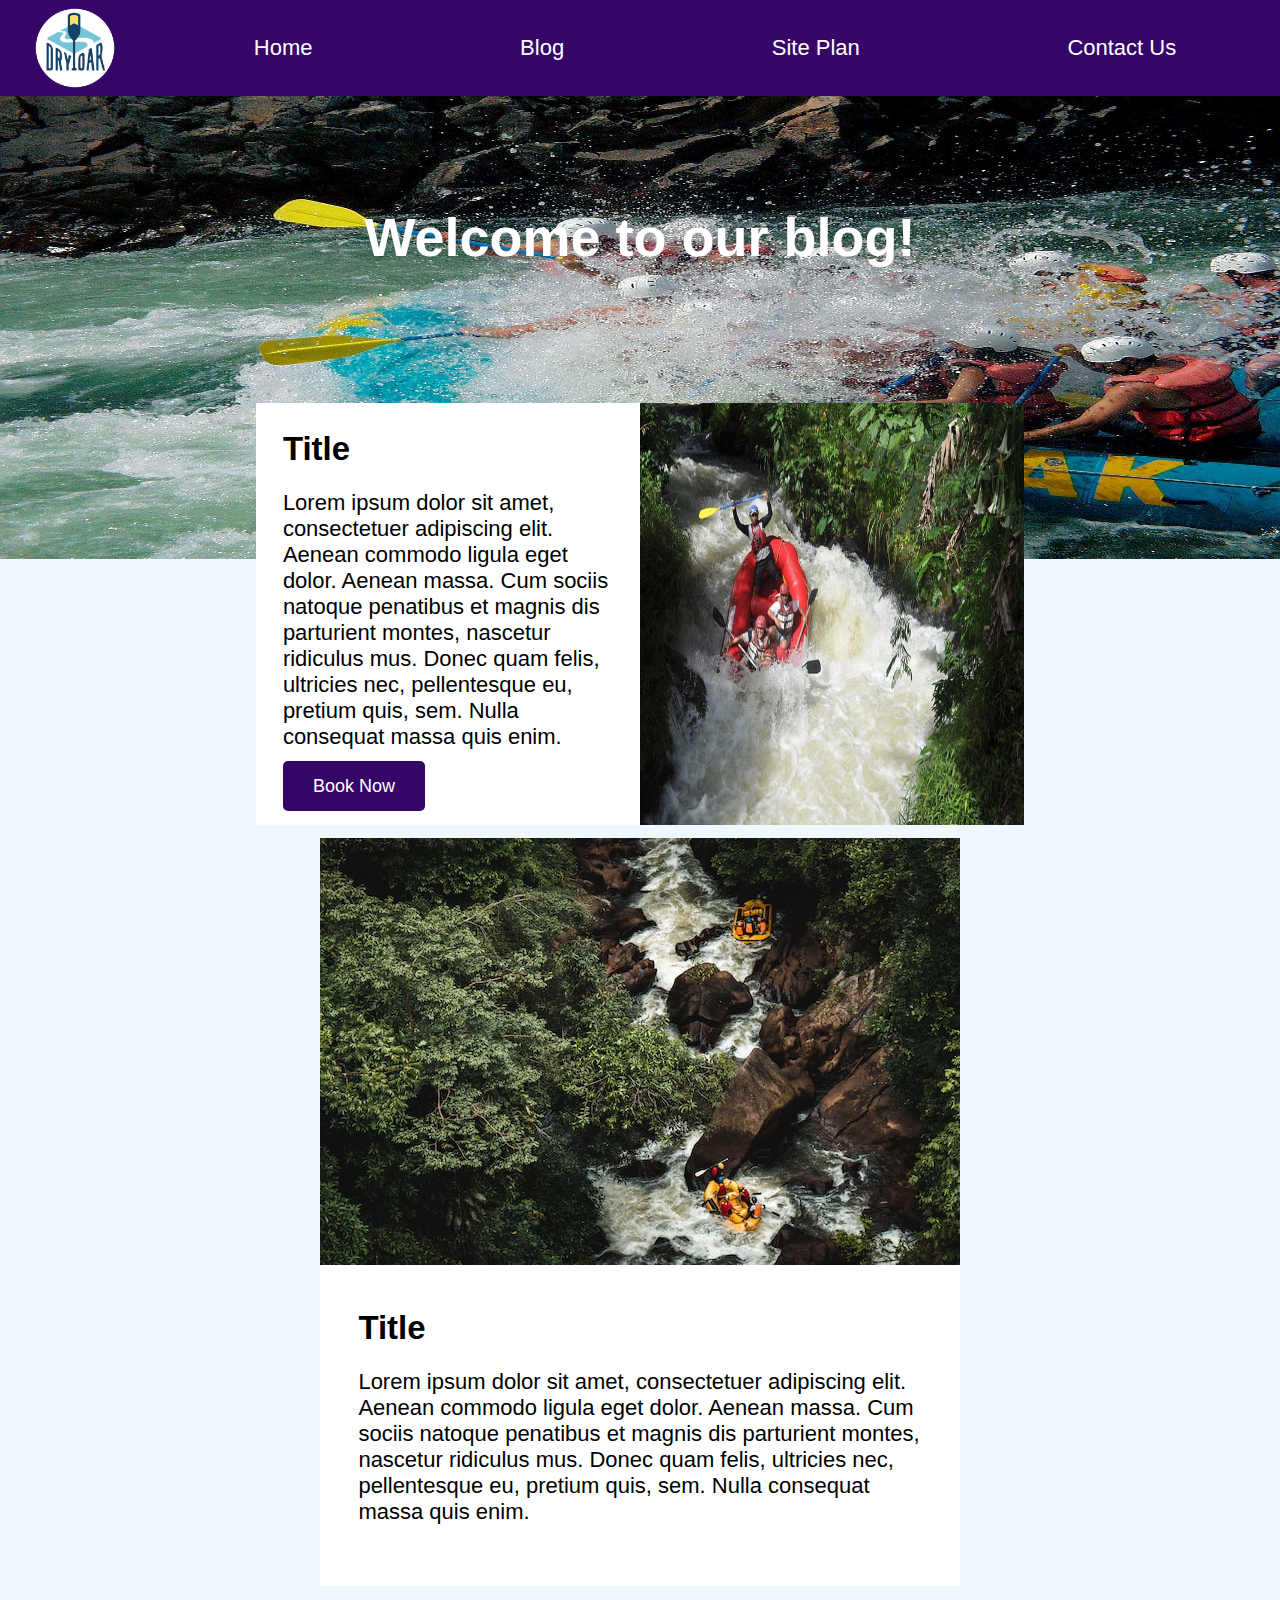
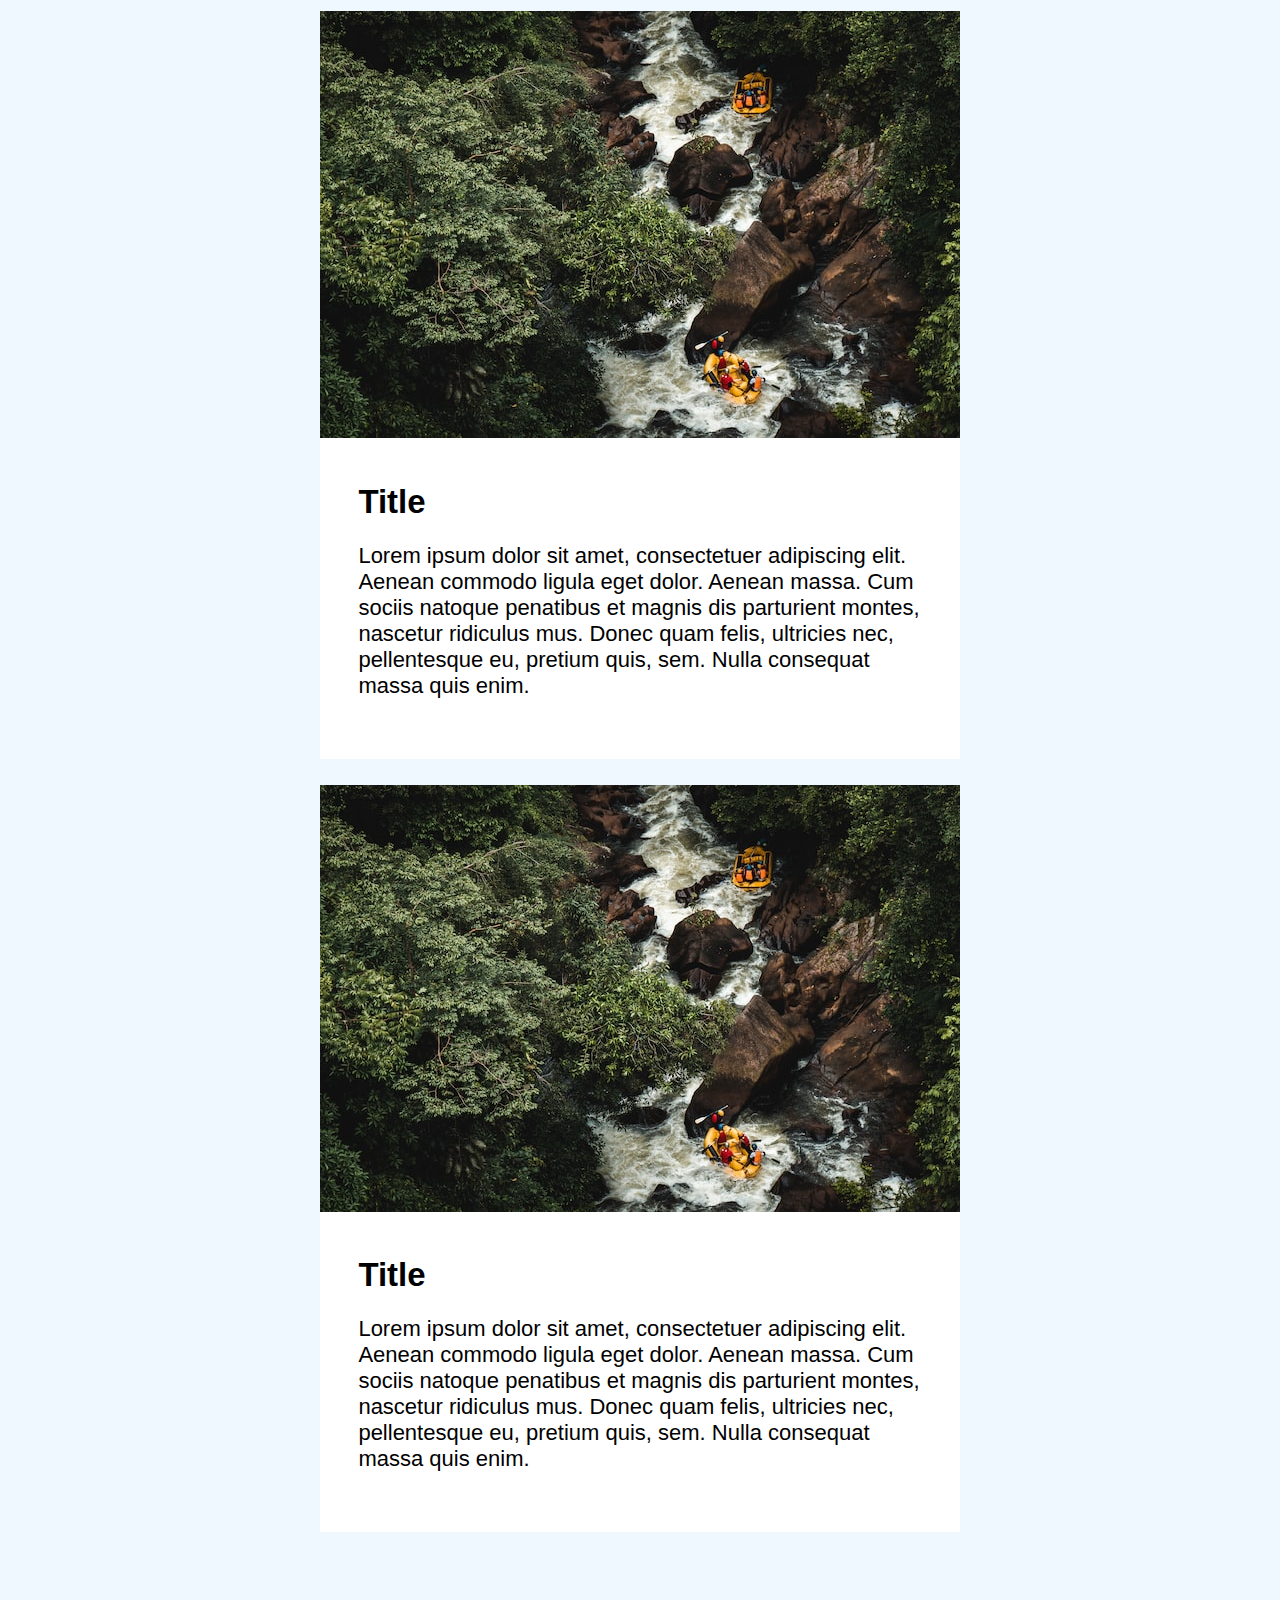
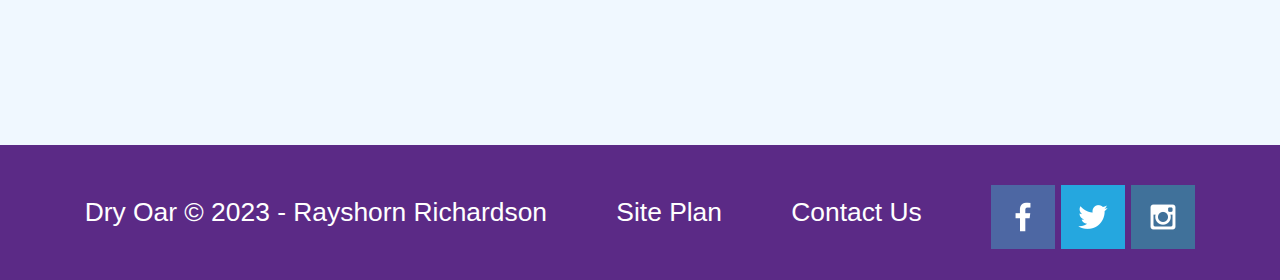
<file: wwr/blog.html>
<!DOCTYPE html>
<html lang="en">
<head>
    <meta charset="UTF-8">
    <meta http-equiv="X-UA-Compatible" content="IE=edge">
    <meta name="viewport" content="width=device-width, initial-scale=1.0">
    <link rel="stylesheet" href="styles/style.css">
    <title>Whitewater Rafting Vacations | Dry Oar Boating | Home</title>
</head>
<body>
    <div id="content">
        <header>
            <a id="logo_link" href="index.html">
                <img class="logo" src="images/dryoarlogo.png" alt="Dry Oar Logo">
            </a>
            <nav>
                <a href="index.html">Home</a>
                <a href="blog.html">Blog</a>
                <a href="site-plan-rafting.html">Site Plan</a>
                <a href="contactus.html">Contact Us</a>
            </nav>
        </header>
        <div id="hero" class="blog-hero">
            <div id="hero-box">
                <img id="hero-img" src="images/river-rafting-g9f219ab7f_1280.jpg" alt="People enjoying white water rafting">
            </div>
            <section id="hero-msg">
                <div class="home-titles">
                    <h1 class="home-title">Welcome to our blog!</h1>
                </div>
            </section>
            <section id="blog-post">
                <div class="blog-textbox">
                    <h2>Title</h2>
                    <p>Lorem ipsum dolor sit amet, consectetuer adipiscing elit. Aenean commodo ligula eget dolor. 
                        Aenean massa. Cum sociis natoque penatibus et magnis dis parturient montes, nascetur ridiculus mus. 
                        Donec quam felis, ultricies nec, pellentesque eu, pretium quis, sem. Nulla consequat massa quis enim.</p>
                    <a class="book" href="contactus.html">Book Now</a>
                </div>
                <div class="blog-image">
                    <img src="./images/river-g1b126a19f_640.jpg" alt="rafting">
                </div>
            </section>
        </div>
        <main class="blog-grid">
               <div class="blog-item">
                    <img src="./images/firdouss-ross-THsw2pd2gX0-unsplash (1).jpg" alt="Blog Image">
                    <div>
                        <h2>Title</h2>
                        <p>Lorem ipsum dolor sit amet, consectetuer adipiscing elit. Aenean commodo ligula eget dolor. 
                            Aenean massa. Cum sociis natoque penatibus et magnis dis parturient montes, nascetur ridiculus mus. 
                            Donec quam felis, ultricies nec, pellentesque eu, pretium quis, sem. Nulla consequat massa quis enim.</p>
                    </div> 
               </div>
               <div class="blog-item">
                    <img src="./images/firdouss-ross-THsw2pd2gX0-unsplash (1).jpg" alt="Blog Image">
                    <div>
                        <h2>Title</h2>
                        <p>Lorem ipsum dolor sit amet, consectetuer adipiscing elit. Aenean commodo ligula eget dolor. 
                            Aenean massa. Cum sociis natoque penatibus et magnis dis parturient montes, nascetur ridiculus mus. 
                            Donec quam felis, ultricies nec, pellentesque eu, pretium quis, sem. Nulla consequat massa quis enim.</p>
                    </div> 
               </div>
               <div class="blog-item">
                    <img src="./images/firdouss-ross-THsw2pd2gX0-unsplash (1).jpg" alt="Blog Image">
                    <div>
                        <h2>Title</h2>
                        <p>Lorem ipsum dolor sit amet, consectetuer adipiscing elit. Aenean commodo ligula eget dolor. 
                            Aenean massa. Cum sociis natoque penatibus et magnis dis parturient montes, nascetur ridiculus mus. 
                            Donec quam felis, ultricies nec, pellentesque eu, pretium quis, sem. Nulla consequat massa quis enim.</p>
                    </div> 
               </div>
        </main>
        <footer>
            <p>Dry Oar &copy; 2023 - Rayshorn Richardson</p>
            <p><a href="site-plan-rafting.html">Site Plan</a></p>
            <p><a href="contactus.html">Contact Us</a></p>
            <div class="social">
                <a href="https://facebook.com" target="_blank">
                    <img src="images/facebook.png" alt="fb icon">
                </a>
                <a href="https://twitter.com" target="_blank">
                    <img src="images/twitter.png" alt="twitter icon">
                </a>
                <a href="https://instagram.com" target="_blank">
                    <img src="images/instagram.png" alt="instagram icon">
                </a>
            </div>
        </footer>
    </div>
</body>
</html>
</file>
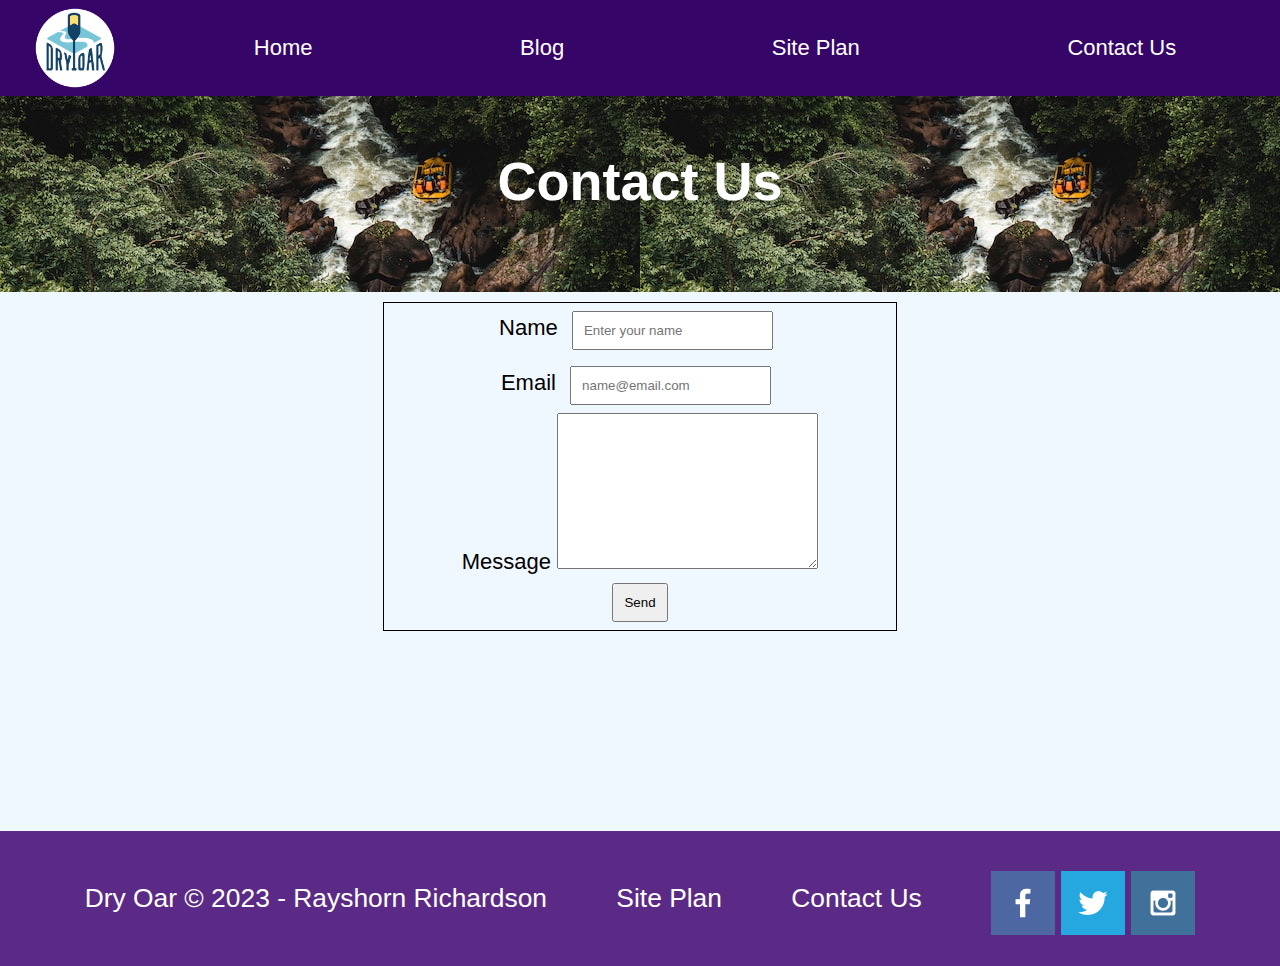
<file: wwr/contact-us.html>
<!DOCTYPE html>
<html lang="en">
<head>
    <meta charset="UTF-8">
    <meta http-equiv="X-UA-Compatible" content="IE=edge">
    <meta name="viewport" content="width=device-width, initial-scale=1.0">
    <link rel="stylesheet" href="styles/style.css">
    <title>Whitewater Rafting Vacations | Dry Oar Boating | Home</title>
</head>
<body>
    <div id="content">
        <header>
            <a id="logo_link" href="index.html">
                <img class="logo" src="images/dryoarlogo.png" alt="Dry Oar Logo">
            </a>
            <nav>
                <a href="index.html">Home</a>
                <a href="blog.html">Blog</a>
                <a href="site-plan-rafting.html">Site Plan</a>
                <a href="contactus.html">Contact Us</a>
            </nav>
        </header>
        <div class="contact-hero">
            <section id="hero-msg">
                <div class="home-titles">
                    <h1 class="home-title">Contact Us</h1>
                </div>
            </section>
        </div>
        <main>
            <div id="feedback"></div>
            <form action="" method="" id="contact-form">
                <div>
                    <label for="Name">Name</label>
                    <input type="text" name="Name" id="name" placeholder="Enter your name" required>
                </div>
                <div>
                    <label for="Email">Email</label>
                    <input type="text" name="Email" id="email" placeholder="name@email.com" 
                        pattern="[a-z0-9._%+-]+@[a-z0-9.-]+\.[a-z]{2,}$" required>
                </div>
                <div>
                    <label for="Message">Message</label>
                    <textarea name="Message" id="Message" cols="30" rows="10"></textarea>
                </div>
                <div>
                    <input type="submit" id="send" value="Send">
                </div>
            </form>
        </main>
        <footer>
            <p>Dry Oar &copy; 2023 - Rayshorn Richardson</p>
            <p><a href="site-plan-rafting.html">Site Plan</a></p>
            <p><a href="contactus.html">Contact Us</a></p>
            <div class="social">
                <a href="https://facebook.com" target="_blank">
                    <img src="images/facebook.png" alt="fb icon">
                </a>
                <a href="https://twitter.com" target="_blank">
                    <img src="images/twitter.png" alt="twitter icon">
                </a>
                <a href="https://instagram.com" target="_blank">
                    <img src="images/instagram.png" alt="instagram icon">
                </a>
            </div>
        </footer>
    </div>
    <script src="./scripts/custom.js"></script>
</body>
</html>
</file>
<file: wwr/styles/style.css>
@import url('https://fonts.googleapis.com/css2?family=Open+Sans:wght@300&display=swap');
@import url('https://fonts.googleapis.com/css2?family=Roboto:wght@100&display=swap');


.logo, .icon{
    width: 80px;
}

.icon{
    padding-top: 10px;
}

#logo_link{
    padding-top: 5px;
}

#content{
    max-width: 1600px;
    margin: 0 auto;
}

nav a,
#hero-msg h1, #hero-msg h4,
.button-box,
main, section{
    text-align: center;
}

main section img{
    box-sizing: border-box;
}

#background{
    height: 725px;
    grid-column: 1/11;
    grid-row: 4/9;
}

body{
    background-color: aliceblue;
    font-family: Arial, Helvetica, sans-serif;
    font-size: 22px;
    margin: 0;
    padding: 0;
}

h2{
    margin: 0;
}

header, footer{
    background-color: #360568;
    color: white;
}

header{
    display: grid;
    grid-template-columns: 150px auto;
}

nav{
    display: flex;
    justify-content: space-around;
}

#logo_link {
    padding-top: 5px;
    justify-self: center;
    align-self: center;
}

nav a{
    color: white;
    text-decoration: none;
    text-align: center;
    padding: 35px;
}

nav a:hover{
    background-color: #5B2A86;
    color: white;
}

.book, .join {
    background-color: #360568;
    color: white;
    text-decoration: none;
    text-align: center;
    font-size: 18px;
    padding: 15px 30px;
    margin-top: 50px;
    border-radius: 5px;
}

.book:hover, .join:hover{
    background-color: #5B2A86;
}

.rivers-card, .camping-card, .rapids-card{
    margin: 200px 0;
}

.card-img{
    border: 10px solid #5B2A86;
}

.card-img {
    border: 10px solid #5B2A86;
    transition: transform .5s;
    box-shadow: 5px 5px 10px #5B2A86;
}
.card-img:hover {
    opacity: .6;
    transform: scale(1.1);
}

.card-img, .mountains {
    width: 100%;
}

#background, .msg{
    background-color: #27149B;
    color:#6690EF ;
}

.msg{
    line-height: 1.5em;
    padding: 35px;
}

.msg {
    background-color: white;
    padding: 35px;
    grid-column: 6/10;
    grid-row: 6/7;
    box-shadow: 5px 5px 10px #27149B;
}
.mountains {
    width: 100%;
    grid-column: 2/7;
    grid-row: 5/8;
    box-shadow: 5px 5px 10px #27149B;
}

.msg p{
    font-size: .8em;
    padding-bottom: 15px;
}

#hero {
    display: grid;
    grid-template-columns: 1fr 3fr 1fr;
    margin-top: -100px; 
}

.blog-hero div img{
    height: 45%;
    max-height: 45%;
}

.blog-hero{
    margin-top: 0px !important;
}

.blog-hero #hero-msg, .blog-hero #blog-post{
    display: grid;
    grid-template-columns: 1fr 1fr;
    width: 100%;
}

.blog-hero #blog-post{
    grid-column: 2/3;
    grid-row: 1/2;
    margin-top: 40%;
    background: white;
}

.home-titles{
    grid-column: 1/3;
}

.home-titles .home-title{
    color: white;
    font-size: 54px;
}

.blog-textbox{
    grid-column: 1/2;
    padding: 7%;
    text-align: left;
}

.blog-image{
    grid-column: 2/3;
}

.blog-image img{
    width: 100% !important;
    height: 100% !important;
    max-height: 100% !important;
}

.blog-grid{
    margin-top: -300px;
    display: grid;
    grid-template-columns: 1fr 1fr 1fr;
}

.blog-item{
    grid-column: 2/3;
    text-align: left;
    background: white;
    margin: 2% auto;
}

.blog-item img{
    max-width: 640px;
}

.blog-item div{
    padding: 6%;
}

#hero-box {
    grid-column: 1/4;
    grid-row: 1/3;
    z-index: -1;
}

#hero-msg {
    grid-column: 2/3;
    grid-row: 1/2;
    margin-top: 100px;
}
     

#hero-msg h4 {
    color: white;
}

.home-title{
    margin-top: 10px;
}

.home-title, h4{
    color: #27149B;
}


.home-title, .msg h1{
    font-family: 'Lucida Sans', 'Lucida Sans Regular', 'Lucida Grande', 'Lucida Sans Unicode', Geneva, Verdana, sans-serif;
    font-size: 2em;
}

.contact-hero #hero-msg{
    padding: 2em;
    margin: 0;
    background-image: url("../images/firdouss-ross-THsw2pd2gX0-unsplash\ \(1\).jpg");

}

#contact-form{
    border: 0.5px solid;
    width: 40%;
    margin: 10px auto;
}

#contact-form input{
    padding: 10px;
    margin: 8px;
}

#feedback {
    background-color: antiquewhite;
    position: absolute;
    top: 0;
    left: 0;
    right: 0;
    padding: .5em;
    /* make this element invisible until we are ready for it */
    display: none;      
}
.moveDown {
    margin-top: 3em;
}

.home-grid{
    display: grid;
    grid-template-columns: repeat(10, 1fr);
}

.rivers-card{
    grid-column: 2/4;
    grid-row:2/3;
}

.camping-card{
    grid-column: 5/7;
    grid-row:2/3;
}
.rapids-card{
    grid-column: 8/10;
    grid-row:2/3;
}

footer{
    background-color: #5B2A86;
    padding: 25px 50px;
    margin-top: 200px; 
    display: flex;
    justify-content: space-around;
    align-items: center;
}

footer a{
    color:white;
    text-decoration: none;
    text-align: center;
}

footer p{
    font-size: 1.2em;
}

footer p a:hover {
    text-decoration: underline;
} 

footer a:hover{
    background-color: #5B2A86;
}

footer .social img{
    padding-top: 15px;
}

#hero-img{
    width: 100%;
}

@media screen and (max-width: 900px) {
    #hero, .home-grid {
        display: block;
        height: auto;
    }
    nav, footer {
        flex-direction: column;
    }
    nav a {
        display: block;
        padding: 15px;
    }
    #hero {
        margin-top: 0;
    }
    #hero-msg {
        margin-top: 0;
    }
    #hero-msg h4 {
        display: none;
    }
    .home-title {
        font-size: 25px;
        color: #6f7364;
    }
    .rivers-card, .camping-card, .rapids-card { 
        margin: 50px auto;
        width: 60%;
    }
    #background {
        display: none;
    }
    .mountains, .msg {
        width: 80%;
        display: block;
        margin: 0 auto;
    }
    footer {
        margin-top: 25px;
    }
}
</file>
<file: positionstyles.css>
/* CSS - Name: "positionstyles.css" */
/* Activity 1 styles */
.content1 {
  /* This is the parent of the activity 1 boxes. */
  display: grid;
  grid-template-columns: 1fr 1fr;
  justify-items: center;
  grid-gap: 20px;
}
.red1 { 
  width: 100%; 
  height: 100px; 
  background-color: red; 
  grid-column: 1/3;
} 
.green1 {
  width: 50%;
  height: 250px;
  background-color: green; 
  grid-row: 2/3;
} 
.yellow1 {
  width: 50%;
  height: 250px;
  background-color: gold; 
  grid-row:3/4;
} 
.blue1 {
  width: 100%; 
  height: 100px; 
  background-color: blue; 
  grid-column: 1/3;
} 
/* Activity 2 styles */ 
.content2 {
  /* This is the parent of the activity 2 boxes. */
  display: grid;
  grid-template-columns: 50px 50px 50px 50px 50px;
}
.red2 {
  width: 100px; 
  height: 100px; 
  background-color: red; 
} 
.green2 { 
  width: 100px; 
  height: 100px; 
  background-color: green; 
  position: relative;
  /* top: 50%; */
  top: 50px;
} 
.yellow2 {
  width: 100px; 
  height: 100px; 
  background-color: gold; 
  position: relative;
  /* top: 50%; */
  top: 100px;
} 
.blue2 {
  width: 100px; 
  height: 100px; 
  background-color: blue; 
  position: relative;
  /* top: 50%; */
  top: 150px;
} 
/* Activity 3 styles */ 
.content3 {
  /* This is the parent of the activity 3 boxes. */
  display: grid;
  grid-template-columns: 1fr 1fr;
  justify-items: center;
}
.red3 {
  width: 100%; 
  height: 100px; 
  background-color: red; 
  grid-column: 1/3;

} 
.green3 {
  width: 95%;
  height: 150px;
  background-color: green;
  margin-right: auto;
} 
.yellow3 {
  width: 95%;
  height: 150px;
  background-color: gold; 
  margin-left: auto;
} 
.blue3 {
  width: 100%;
  height: 100px; 
  background-color: blue; 
  grid-column: 1/3;
} 
/* Activity 4 styles */ 
.content4 {
  /* This is the parent of the activity 4 boxes. */
  height: 400px;
  display: grid;
  grid-template-columns: auto auto;
}
.red4 {
  width: 100%; 
  /* height: 100px;  */
  background-color: red; 
  grid-row: 1/4;
} 
.green4 {
  width: 100%; 
  /* height: 100px;  */
  background-color: green; 
} 
.yellow4 {
  width: 100%; 
  /* height: 100px;  */
  background-color: gold; 
} 
.blue4 {
  width: 100%; 
  /* height: 100px;  */
  background-color: blue; 
} 
/* Activity 5 styles */ 
.content5 {
  /* This is the parent of the activity 5 boxes. */
  height: 400px;
}
.red5 { 
  width: 100%; 
  height: 100px; 
  background-color: red; 
} 
.green5 { 
  width: 108px;
  height: 108px;
  background-color: green; 
  float: left;
} 
.yellow5 {
  width: 100%; 
  /* height: 100px;  */
  background-color: gold; 

} 
.blue5 {
  width: 100%; 
  height: 100px; 
  background-color: blue;
} 
/* Activity 6 styles */ 
.content6 {
  /* This is the parent of the activity 6 boxes. */
  display: grid;
    grid-template-columns: 1fr 1fr;
}
.red6 {
  width: 81%;
  height: 161px;
  background-color: red;
} 
.green6 {
  width: 200px;
    height: 200px;
    background-color: green;
    grid-row: 2/3;
    grid-column: 1/2;
    z-index: 2;
} 
.yellow6 {
  width: 200px;
  height: 400px;
  background-color: gold;
  grid-row: 2/3;
  grid-column: 2/3;
  position: relative;
  bottom: 192px;
  right: 107px;
  z-index: 2;
} 
.blue6 {
  width: 400px;
  height: 400px;
  background-color: blue;
  grid-column: 2/3;
  grid-row: 1/2;
  position: relative;
  z-index: 1;
  right: 400px;
  top: 88px;
} 


/* Do not make any changes below here */
.activity {
  width: 70%; 
  margin: 20px auto; 
  font-family: Arial, sans-serif; 
  border: 1px solid black; 
  padding: 10px; 
  clear:both; 
  overflow: auto;
} 

.hint {
  border: 1px solid grey;
  background: #e0e0e0;
  padding: .5em;
  position: relative;
  margin: 1em 0;
}
.hint h3 {
  margin: 0;
}
.hint:hover {
  background: #d0d0d0;
}
.hint > div {
  display: none;
}

.hint input[type=checkbox] {
  position: absolute;
  width: 100%;
  height: 100%;
  opacity: 0;
  z-index: 1;
  cursor: pointer;
}

.hint input[type=checkbox]:checked ~ div {
  display: block;
}

.hint i {
  position: absolute;
  transform: translate(-6px, 0);
  margin-top: 16px;
  right: 10px;
  top: -3px;
}
.hint i:before, .hint i:after {
  content: "";
  position: absolute;
  background-color: black;
  width: 3px;
  height: 9px;
}
.hint i:before {
  transform: translate(2px, 0) rotate(45deg);
}
.hint i:after {
  transform: translate(-2px, 0) rotate(-45deg);
}

.hint input[type=checkbox]:checked ~ i:before {
  transform: translate(-2px, 0) rotate(45deg);
}
.hint input[type=checkbox]:checked ~ i:after {
  transform: translate(2px, 0) rotate(-45deg);
}
.hint a {
  position: relative;
  z-index: 1;
}
</file>
<file: personalsite/autismsite.css>
@import url('https://fonts.googleapis.com/css2?family=Open+Sans:wght@300&display=swap');
@import url('https://fonts.googleapis.com/css2?family=Roboto:wght@100&display=swap');

:root {
  /* change the values below to your chosen font(s) */
  --heading-font: 'Roboto', sans-serif;
  --paragraph-font: 'Open Sans', sans-serif;
}

    body{
        margin: 0 auto;
        font-family: var(--paragraph-font);
    }

    h1, h2, h3, h4, h5, h6{
        font-family: var(--heading-font);
    }

    .resourcePageBody{
        background-color: #D9D9D9;
    }
    /* p{
        font-size: 12px;
    } */
    header{
        background-color: white;
        max-width: 1440px;
        margin: auto;
    }

    nav, footer{
        display: grid;
        grid-template-columns: 25% auto;
        padding: 0 20px;
    }

    .logo{
        width: 60px;
    }

    nav div ul{
        display: inline-flex;
        line-height: 2;
    }

    nav div ul li{
        list-style: none;
        padding: 0 10px;
        /* font-size: 10px; */
    }

    nav div ul li a{
        text-decoration: none;
        color: black;
    }

    nav div ul li a.active{
        color:#8937a6;
        border-bottom: #d4cf4a 2px solid;
    }

    .navigation{
        text-align: right;
    }

    .signup{
        border: 1px solid #8937a6;
        border-radius: 4px;
        padding: 6px 17px;
    }

    .signup:hover{
        background-color: #8937a6;
        color: white;
        transition:.4s ease-in-out;
    }

    #footer-menus{
        display: grid;
        grid-template-columns: auto auto auto;
    }

    .footerbackground{
        background-color: #f7f7f7;
        padding: 4em 0;
    }

    .footerbackground footer{
        max-width: 1024px;
        margin: auto;
    }

    .footerCentral{
        max-width: 1024px;
        margin: auto;
        padding: 9em 2em;
        display: grid;
        grid-template-columns: 40% auto;
    }

    .footerCentral div h3{
        font-size: 35px;
        line-height: 2;
    }

    .footerCentral div p{
        line-height: 1.8;
    }

    .footerGridItems{
        display: grid;
        grid-template-columns: auto auto;
        padding: 1em 3em;
    }

    .itemOdds{
        background-color: #8937a6;
        padding: 1em 2em;
    }

    .itemEvens{
        background-color: #d4cf4a;
        padding: 1em 2em;
    }

    .itemOdds h4{
        font-size: 25px;
        color: white;
        width: 70%;
    }

    .itemEvens h4{
        font-size: 25px;
        width: 70%;
    }

    .itemEvens a, .itemOdds a{
        /* font-size: 8px; */
        text-decoration: none;
    }

    .itemEvens a{
        color: black;
    } 

    .itemOdds a{
        color:white;
    }

    #jumbotron{
        padding: 5em;
        background-image: url("./images/light-bulb-gaf5c3cfac_1280.jpg");
        max-height: 500px;
    }

    #jumbotron div{
        max-width: 724px;
        margin: auto;
        text-align: center;
    }

    #jumbotron div h1{
        font-size: 3.5em;
    }

    #jumbotron div a{
        background: #d4cf4a;
        padding: 13px;
        font-size: 14px;
        color: black;
        line-height: 6;
        text-decoration: none;
    }

    main{
        padding: 6em 3em;
        background: #d4cf4a;
    }

    .container{
        max-width: 1024px;
        margin: auto;
    }

    #understandAutism{
        display: grid;
        grid-template-columns: 50% auto;
        max-width: 1024px;
        margin: auto;
    }

    #understandAutism img{
        width: 100%;
        height: 100%;
    }

    .uaText{
        background: white;
        padding: 1em 1.5em;
    }

    .uaText h2{
        font-size: 40px;
        line-height: 1;
    }

    .uaText p{
        margin-bottom: 31px;
        line-height: 2;
    }

    .uaText a{
        background: #8937a6;
        padding: 17px;
        color: white;
        text-decoration: none;
        font-size: 13px;
    }

    #jumbotronAbout{
        padding: 5em;
        background-image: url("./images/pexels-pnw-production-7328448.jpg");
        background-size: cover;
        background-position: center;
        height: 200px;
    }

    #jumbotronAbout div{
        max-width: 50%;
        margin: auto;
        text-align: center;
        color: white;
        line-height: 2;
    }

    #jumbotronResource{
        background-image: url(/personalsite/images/pexels-ketut-subiyanto-4546136.jpg);
        background-position: center right;
        background-size: 32%;
        background-repeat: no-repeat;
        height: 81px;
        background-color: #d4cf4a;
        padding: 0.5em 2em;
    }

    .resourceImages{
        display: grid;
        grid-template-columns: auto auto auto;
        max-width: 950px;
        margin: auto;
    }

    .resourceImages div{
        max-height: 78.41300000000001px;
    }

    .resourceImages img{
        width: 100%;
        height: 100%;
    }

    .resourcePage{
        background: white;
        padding: 3em 1em;
        max-width: 63%;
        margin: auto;
    }

    .resourcetoInbox{
        display: grid;
        grid-template-columns: 50% auto;
        background: #8937a6;
    }

    .resourcetoInbox div img{
        max-width:100%;
        height: 100%;
    }

    .content{
        margin: 0 auto 2em;
    }

    .content .bodyGray{
        width: 90%;
        margin: auto;
        max-width: 1024px;
    }

    #retoInbox{
        display: grid;
        grid-template-columns: auto 26%;
    }

    #retoInbox input[type="text"]{
        max-width: 100%;
        width: 100%;
        border: solid #d4cf4a;
        background: none;
        padding: 10px 6px;
    }

    #retoInbox input[type="submit"]{
        padding: 15px;
        /* margin: 0px; */
        background: #d4cf4a;
        border: none;
        /* border-radius: 2px; */
        font-size: 10px;
        width: 100%;
        height: 41px;
    }

    #retoInbox ::placeholder{
        color:#d4cf4a;
    }

    #retoInbox :-ms-input-placeholder{
        color:#d4cf4a;
    }

    #retoInbox ::-ms-input-placeholder{
        color:#d4cf4a;
    }

    .retoInboxText{
        padding: 29px;
    }

    .retoInboxText h3{
        font-size: 28px;
        color: white;
    }

    .retoInboxText p{
        line-height: 1.4;
        color: white;
    }

    #footer-menus div h5{
        font-size: 22px;
        text-decoration: underline;
    }

    #footer-menus ul{
        margin: 0;
        padding: 0;
    }

    #footer-menus ul li{
        list-style: none;
        /* font-size: 11px; */
        line-height: 3;
    }

    .footerCentralBackground{
        background-color: white;
    }

    #footer-menus div form{
        background: white;
        padding: 24px;
        border-radius: 7px;
    }

    #footer-menus div form div{
        padding: 10px;
    }

    #footer-menus div form div{
        width: 100%;
        padding: 8px;
    }

    #footer-menus div form div input{
        max-width: 94%;
        width: 100%;
        padding: 8px;
    }

    #footer-menus div form div input[type="checkbox"]{
        width: inherit !important;
    }

    #footer-menus div form div input[type="submit"]{
        max-width: 100% !important;
    }

    .mySlides {display: none}
    img {vertical-align: middle;}

    /* Slideshow container */
    .slideshow-container {
    max-width: 972px;
    position: relative;
    margin: auto;
    top: 100px;

    }

    /* Next & previous buttons */
    .prev, .next {
    cursor: pointer;
    position: absolute;
    top: 50%;
    width: auto;
    padding: 16px;
    margin-top: -22px;
    color: white;
    font-weight: bold;
    font-size: 18px;
    transition: 0.6s ease;
    border-radius: 0 3px 3px 0;
    user-select: none;
    }

    /* Position the "next button" to the right */
    .next {
    right: 0;
    border-radius: 3px 0 0 3px;
    }

    /* On hover, add a black background color with a little bit see-through */
    .prev:hover, .next:hover {
    background-color: rgba(0,0,0,0.8);
    }

    /* Caption text */
    .text {
    color: #f2f2f2;
    font-size: 27px;
    padding: 8px 12px;
    position: absolute;
    bottom: 8px;
    width: 100%;
    text-align: center;
    }

    /* Number text (1/3 etc) */
    .numbertext {
    color: #f2f2f2;
    font-size: 12px;
    padding: 8px 12px;
    position: absolute;
    top: 0;
    }

    /* The dots/bullets/indicators */
    .dot {
    cursor: pointer;
    height: 15px;
    width: 15px;
    margin: 0 2px;
    background-color: #bbb;
    border-radius: 50%;
    display: inline-block;
    transition: background-color 0.6s ease;
    }

    /* .active, .dot:hover {
    background-color: #717171;
    } */

    /* Fading animation */
    .fade {
    animation-name: fade;
    animation-duration: 1.5s;
    }

    @keyframes fade {
    from {opacity: .4} 
    to {opacity: 1}
    }

@media only screen and (max-width: 1024px){
    .resourcePage{
        max-width: 83%;
    }
}

@media only screen and (max-width: 769px){
    .slideshow-container{
        max-width: 710px;
    }

    .footerCentral{
        padding: 9em 1em;
      }

      .resourceImages{
        display: none;
      }

      #retoInbox{
        grid-template-columns: auto 30%;
      }
}

/* On smaller screens, decrease text size */
@media only screen and (max-width: 426px) {
  .prev, .next,.text {font-size: 11px}

  nav div ul{
    flex-direction: column;
    width: 100%;
    padding: 0;
    text-align: center;
  }

  #jumbotron{
    padding: 1em;
    max-height: inherit;
  }

  #understandAutism{
    grid-template-columns: auto;
  }

  main{
    padding: inherit;
  }

  .container{
    padding: 15px;
  }

  .footerCentral{
    grid-template-columns:auto;
    padding:15px;
  }

  nav, footer{
    grid-template-columns:auto;
    padding: 0px;
    text-align: center;
  }
  .navigation{
    text-align: left;
  }

  #footer-menus{
    grid-template-columns: auto;
  }

  .footerGridItems{
    grid-template-columns: auto;
    padding: 0;
  }

  .slideshow-container{
    display: none;
  }

  .resourcetoInbox{
    grid-template-columns: auto;

  }

  #jumbotronAbout div{
    max-width: 100%;
  }
}

@media only screen and (max-width: 321px){
    .content .bodyGray{
        width: 100%;
    }

    .uaText{
        padding: 15px;
    }
}
</file>
<file: personalsite/personalsite-plan.css>
/* if you are using any Google fonts change the font names below to your fonts. 
Any spaces in your font name should be replaced with a +. 
Fonts are separated by a & */
  @import url('https://fonts.googleapis.com/css2?family=Open+Sans:wght@300&display=swap');
  @import url('https://fonts.googleapis.com/css2?family=Roboto:wght@100&display=swap');

:root {
  /* change the values below to your colors from your palette */
  --primary-color: #d4cf4a  ;
  --secondary-color: #8937a6 ;
  --accent1-color: #000000;
  --accent2-color: #ffffff;

  /* change the values below to your chosen font(s) */
  --heading-font: 'Roboto', sans-serif;
  --paragraph-font: 'Open Sans', sans-serif;

  /* these colors below should be chosen from among your palette colors above */
  --headline-color-on-white: #000000;  /* headlines on a white background */ 
  --headline-color-on-color: #ffffff; /* headlines on a colored background */ 
  --paragraph-color-on-white: #000000; /* paragraph text on a white background */ 
  --paragraph-color-on-color: #ffffff; /* paragraph text on a colored background */ 
  --paragraph-background-color: #d4cf4a ;
  --nav-link-color: #000000;
  --nav-background-color:  #ffffff ;
  --nav-hover-link-color: #8937a6;
  --nav-hover-background-color: #ffffff;
}


/*  Look around below...but DON'T CHANGE ANYTHING! */

body {
  max-width: 960px;
  margin: 0 auto;
  padding: 4em;
  font-size: 18px;
  text-align: center;
}
img {
  display: block;
  margin: 0 auto;
  max-width: 300px;
}
h1, h2, h3, h4, h5, h6 {
  font-family: var(--heading-font);
  color: var(--headline-color-on-white);
}
h2 {
  text-align: center;
}
hr {
  height: 3px;
  margin: 35px 0;
  background: var(--accent1-color);
}
header {
  padding: 1em;
  text-align: center;
  color: var(--headline-color-on-color);
  background-color: var(--paragraph-background-color);
}
header > h1, header > h2 {
  color: var(--headline-color-on-color);
}
p {
  font-family: var(--paragraph-font);
  color: var(--paragraph-color-on-white);
  padding: 1em;
}
.colors {
  width: 100%;
  min-width: 350px;
  margin: 30px auto;
  text-align: center;
}
.colors th {
  background-color: #999;
}
.colors td{
  width: 25%;
  height: 3em;
}
.primary {
  background-color: var(--primary-color);
}
.secondary {
  background-color: var(--secondary-color);
}
.accent1 {
  background-color: var(--accent1-color);
}
.accent2{
  background-color: var(--accent2-color);
}
p.colored {
  background-color: var(--paragraph-background-color);
  color: var(--paragraph-color-on-color);
}
nav {
  background-color: var(--nav-background-color);
  line-height: 3em;
  text-align: center;
  font-size: 1.2em;
}
nav  {
  list-style-type: none;
  display: flex;
}
nav a {
  padding:1em;
  min-width: 120px;
  text-decoration: none;
  padding: 10px;
}
nav a:link, nav a:visited {
  color: var(--nav-link-color);
}
nav a:hover {
  color: var(--nav-hover-link-color);
  background-color: var(--nav-hover-background-color);
}
.sitemap {
  display: grid;
  justify-content: center;

  grid-template-columns: repeat(6, 15%);
  grid-template-rows: 3em 1.5em 1.5em 3em;
  grid-template-areas: ". . home home . ."
    ". . . top . ."
    ". left left right right ."
    "page2 page2 . . page3 page3";
}
.sitemap > div {
  text-align: center;
}
.sm-home {
  grid-area: home;
  background-color: #ccc;
  line-height: 3em;
}
.sm-page2 {
  grid-area: page2;
  background-color: #ccc;
  line-height: 3em;
}
.sm-page3 {
  grid-area: page3;
  background-color: #ccc;
  line-height: 3em;
}
.top {
  grid-area: top;
  border-left: 1px solid;
}
.left {
  grid-area: left;
  border-top: 1px solid;
  border-left: 1px solid;
}
.right {
  grid-area: right;
  border-top: 1px solid;
  border-right: 1px solid;
}
</file>
